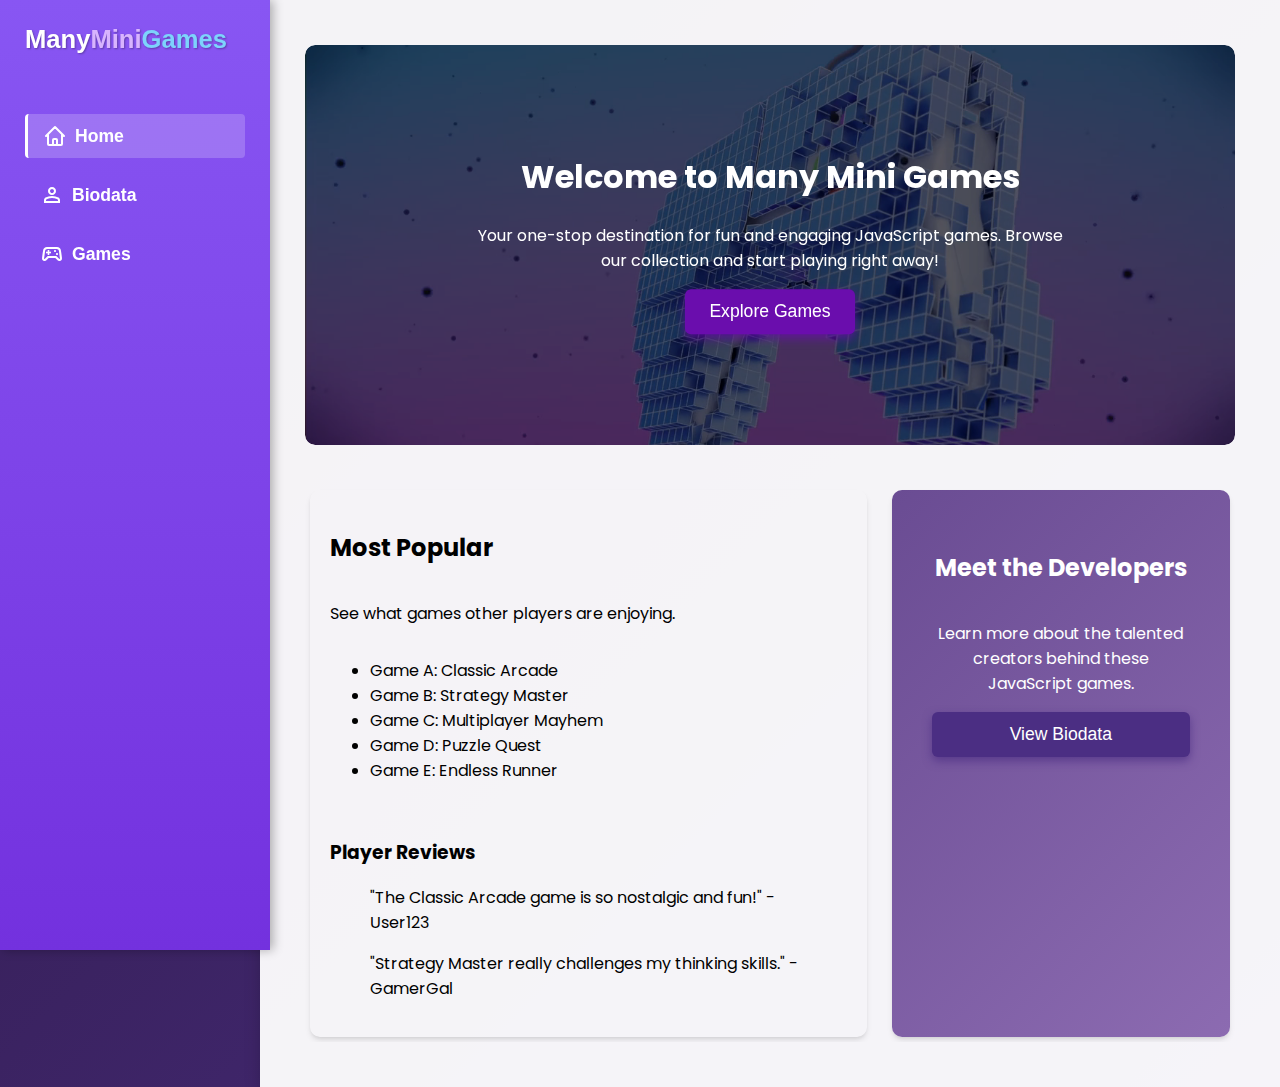
<file: index.html>
<!DOCTYPE html>
<html lang="en">
<head>
  <meta charset="UTF-8" />
  <meta name="viewport" content="width=device-width, initial-scale=1" />
  <title>ManyMiniGames.com</title>
  <link rel="stylesheet" href="style.css" />
  <link rel="stylesheet" href="https://fonts.googleapis.com/css2?family=Material+Symbols+Outlined:opsz,wght,FILL,GRAD@20..48,100..700,0..1,-50..200" />
  <script src="script.js" defer></script>
</head>
<body>
  <div class="sidebar" style="height: 100vh; display: flex; flex-direction: column; justify-content: space-between;">
    <div class="h2" style="padding-bottom: 20px;">
      <h2 style="color: white;">Many</h2>
      <h2 style="color: #d8b4fe;">Mini</h2>
      <h2 style="color: #7dd3fc;">Games</h2>
    </div>
    <ul style="list-style: none; padding: 0; margin: 0;">
      <li style="margin-bottom: 15px;">
        <a href="#" onclick="showSection('home')" id="home-link" style="display: flex; align-items: center; color: white; text-decoration: none; font-weight: 600; font-size: 1.1rem; cursor: pointer; transition: color 0.3s ease;">
          <svg xmlns="http://www.w3.org/2000/svg" class="h-5 w-5 mr-3" fill="none" viewBox="0 0 24 24" stroke="currentColor" style="margin-right: 8px; width: 24px; height: 24px;">
            <path stroke-linecap="round" stroke-linejoin="round" stroke-width="2" d="M3 12l2-2m0 0l7-7 7 7M5 10v10a1 1 0 001 1h3m10-11l2 2m-2-2v10a1 1 0 01-1 1h-3m-6 0a1 1 0 001-1v-4a1 1 0 011-1h2a1 1 0 011 1v4a1 1 0 001 1m-6 0h6"></path>
          </svg> Home
        </a>
      </li>
      <li style="margin-bottom: 15px;">
        <a href="#" onclick="showSection('biodata')" id="biodata-link" style="display: flex; align-items: center; color: white; text-decoration: none; font-weight: 600; font-size: 1.1rem; cursor: pointer; transition: color 0.3s ease;">
          <span class="material-symbols-outlined" style="margin-right: 8px;">person</span> Biodata
        </a>
      </li>
      <li style="margin-bottom: 15px;">
        <a href="#" onclick="showSection('games')" id="games-link" style="display: flex; align-items: center; color: white; text-decoration: none; font-weight: 600; font-size: 1.1rem; cursor: pointer; transition: color 0.3s ease;">
          <span class="material-symbols-outlined" style="margin-right: 8px;">sports_esports</span> Games
        </a>
      </li>
    </ul>
  </div>

  <div class="content">

    <div id="home" class="section">
      <div class="hero">
        <video autoplay muted loop id="hero-video" style="width: 100%; height: 400px; object-fit: cover; filter: brightness(50%); border-radius: 10px;">
          <source src="screenshots/37585-414024825_small.mp4" type="video/mp4" />
          Your browser does not support the video tag.
        </video>
        <div class="hero-text" style="position: absolute; top: 40%; left: 50%; transform: translate(-50%, -40%); color: white; z-index: 2; text-align: center; width: 80%;">
          <h1>Welcome to Many Mini Games</h1>
          <p>Your one-stop destination for fun and engaging JavaScript games. Browse our collection and start playing right away!</p>
          <button onclick="showSection('games')" id="explore-games">Explore Games</button>
          
        </div>
      </div>
      
      <div class="homeasyraf">
      <div id="home3" class="homediv" style="flex: 2;">
        <h2>Most Popular</h2>
        <p>See what games other players are enjoying.</p>
        <ul>
          <li>Game A: Classic Arcade</li>
          <li>Game B: Strategy Master</li>
          <li>Game C: Multiplayer Mayhem</li>
          <li>Game D: Puzzle Quest</li>
          <li>Game E: Endless Runner</li>
        </ul>
        <div style="margin-top: 20px;">
          <h3>Player Reviews</h3>
          <blockquote>"The Classic Arcade game is so nostalgic and fun!" - User123</blockquote>
          <blockquote>"Strategy Master really challenges my thinking skills." - GamerGal</blockquote>
        </div>
      </div>
      <div id="home2" class="homediv" style="background: linear-gradient(135deg, #6A4C93, #8C6BB1); color: white; text-align: center; padding: 40px; border-radius: 10px; flex: 1; margin-left: 20px;">
        <h2>Meet the Developers</h2>
        <p>Learn more about the talented creators behind these JavaScript games.</p>
        <button onclick="showSection('biodata')" style="background-color: #4B2E83; color: white; border: none; padding: 12px 24px; font-size: 1.1rem; border-radius: 6px; cursor: pointer; box-shadow: 0 4px 10px rgba(75, 46, 131, 0.7);">View Biodata</button>
      </div>
    </div>

    

    
  </div>

  <div id="biodata" class="section">
    <div class="bdiv" id="bdiv1">
      <h1>Biodata of JavaScript Creators</h1>
      <p>Here are some details about the creators of these JavaScript games:</p>
    </div>
    <div class="bul" id="bdiv2">
      <ul>
        <li>
          <strong>Dhikshen A/L Selvakumar</strong> 
          <div class="bimg">
            <img src="image-removebg-preview.png" alt="">
          </div>
          <p>Lead developer and game designer.</p>
        </li>
        <li>
          <strong>Ali Aiman bin Dzulfarqeish</strong> 
          <div class="bimg">
          <img src="FORMAL_PICTURE_ALI_2025_BARU-removebg-preview.png" alt="Ali Picture">
          </div>
          <p>Frontend engineer and UI/UX specialist.</p>
        </li>
      </ul>
    </div>
  </div>


  <div id="games" class="section">
      <h1>Games</h1>
      <p>Explore a collection of fun and interactive mini-games created using JavaScript!</p>
      <div class="horizontal-scroll" >
        <button onclick="loadGame('GAUNTLET')" style="margin-right: 10px; height: 40px;">Gauntlet Master</button>
        <button onclick="loadGame('FLAPPY')" style="margin-right: 10px; height: 40px;">Flappy Bird</button>
        <button onclick="loadGame('RPS')" style="margin-right: 10px; height: 40px;">Rock Paper Scissors</button>
        <button onclick="loadGame('SNAKE')" style="margin-right: 10px; height: 40px;">Snake Game</button>
        <button onclick="loadGame('TICTACTOE')" style="margin-right: 10px; height: 40px;">Tic Tac Toe</button>
        <button onclick="loadGame('ASTEROID')" style="margin-right: 10px; height: 40px;">Asteroid Shooter</button>
        <button onclick="loadGame('SIMON')" style="margin-right: 10px; height: 40px;">Simon Game</button>
        <button onclick="loadGame('BREAKER')" style="margin-right: 10px; height: 40px;">Brick Breaker</button>
        <button onclick="loadGame('BUBBLES')" style="margin-right: 10px; height: 40px;">Bubbles</button>
      </div>
      <div class="game-box">
        <div class="left-section">
          <h2 id="game-title">Game Title</h2>
          <p id="game-description">Game description goes here.</p>
        </div>
        <div class="right-section">
          <img id="game-screenshot" src="screenshots/flappyBirdSs.png" alt="Game Screenshot" />
          <a id="play-button" href="JsGames/JsGames/FLAPPY.html" class="play-button">Play</a>
        </div>
      </div>

      

  </div>

  
    
  <script src="script.js"></script>
</body>
</html>
</file>
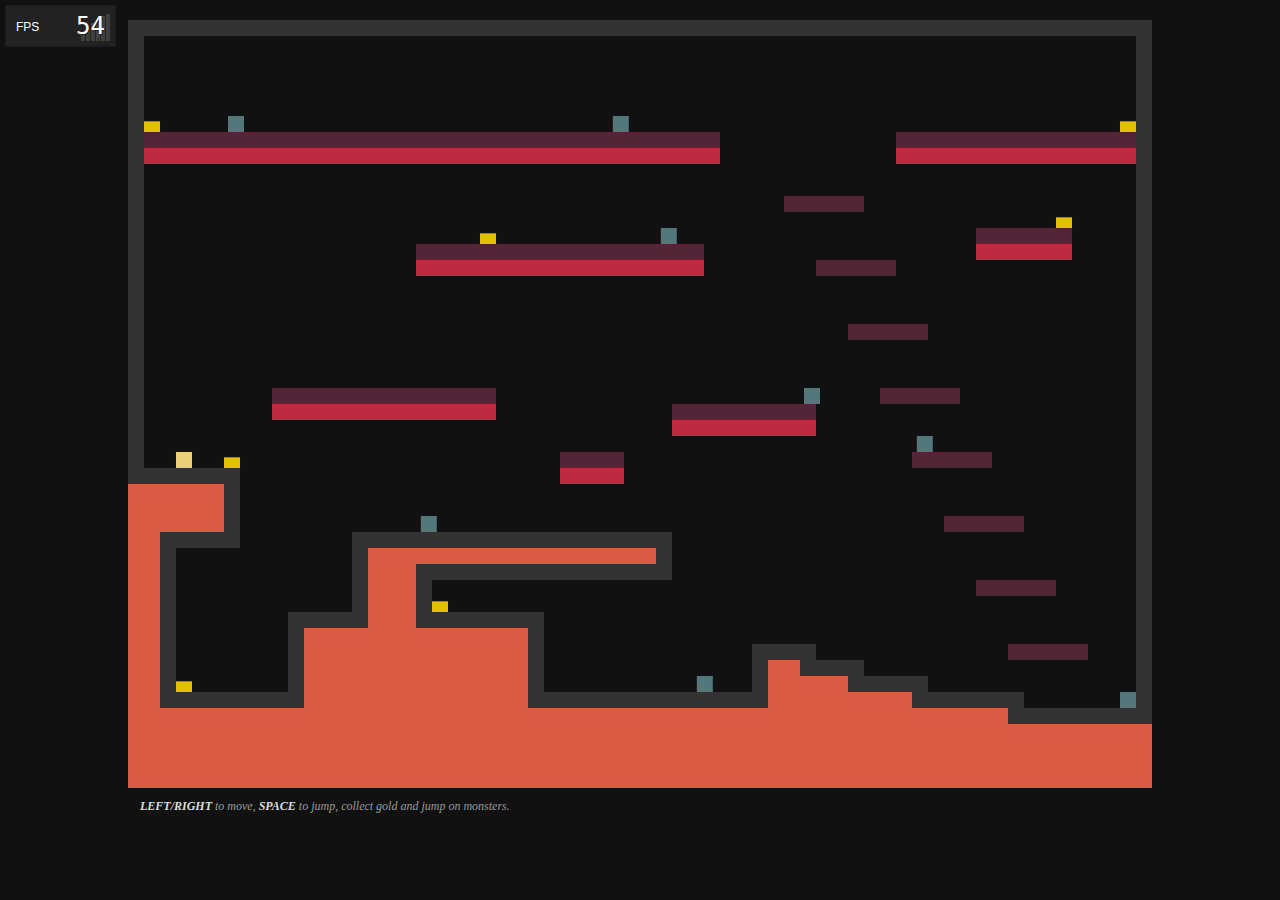
<file: JsGames/javascript-tiny-platformer-master/index.html>
<!DOCTYPE html>
<html>
<head>
  <meta http-equiv="X-UA-Compatible" content="IE=edge" />
  <meta http-equiv="Content-type" content="text/html; charset=utf-8"/>
  <title>Javascript Platformer</title>

  <style>
    body            { background: #111; }
    #platformer     { margin: 1em auto; position: relative; width: 512px; height: 384px; }
    #canvas         { display: inline-block; width: 100%; height: 100%; }
    #instructions   { font-style: italic; color: #999; font-size: 9pt; margin-left: 1em; margin-top: 0.5em; }
    #instructions b { color: #DDD; }
    @media screen and (min-width:     0px) and (min-height:    0px) { #platformer { width:  512px; height: 384px; font-size:  7pt; } } /* block = 16 */
    @media screen and (min-width:   840px) and (min-height:  530px) { #platformer { width:  640px; height: 480px; font-size:  9pt; } } /* block = 20 */
    @media screen and (min-width:   968px) and (min-height:  626px) { #platformer { width:  768px; height: 576px; font-size: 11pt; } } /* block = 24 */
    @media screen and (min-width:  1096px) and (min-height:  722px) { #platformer { width:  896px; height: 672px; font-size: 13pt; } } /* block = 28 */
    @media screen and (min-width:  1224px) and (min-height:  818px) { #platformer { width: 1024px; height: 768px; font-size: 15pt; } } /* block = 32 */
  </style>

</head>

<body>

  <div id="platformer">

    <canvas id="canvas">
      <div class="unsupported">
        Sorry, this example cannot be run because your browser does not support the &lt;canvas&gt; element
      </div>
    </canvas>

    <div id="instructions">
      <b>LEFT/RIGHT</b> to move, <b>SPACE</b> to jump, collect gold and jump on monsters.
    </div>

  </div>

  <script src="fpsmeter.min.js"></script>
  <script src="platformer.js"></script>

</body>
</html>
</file>
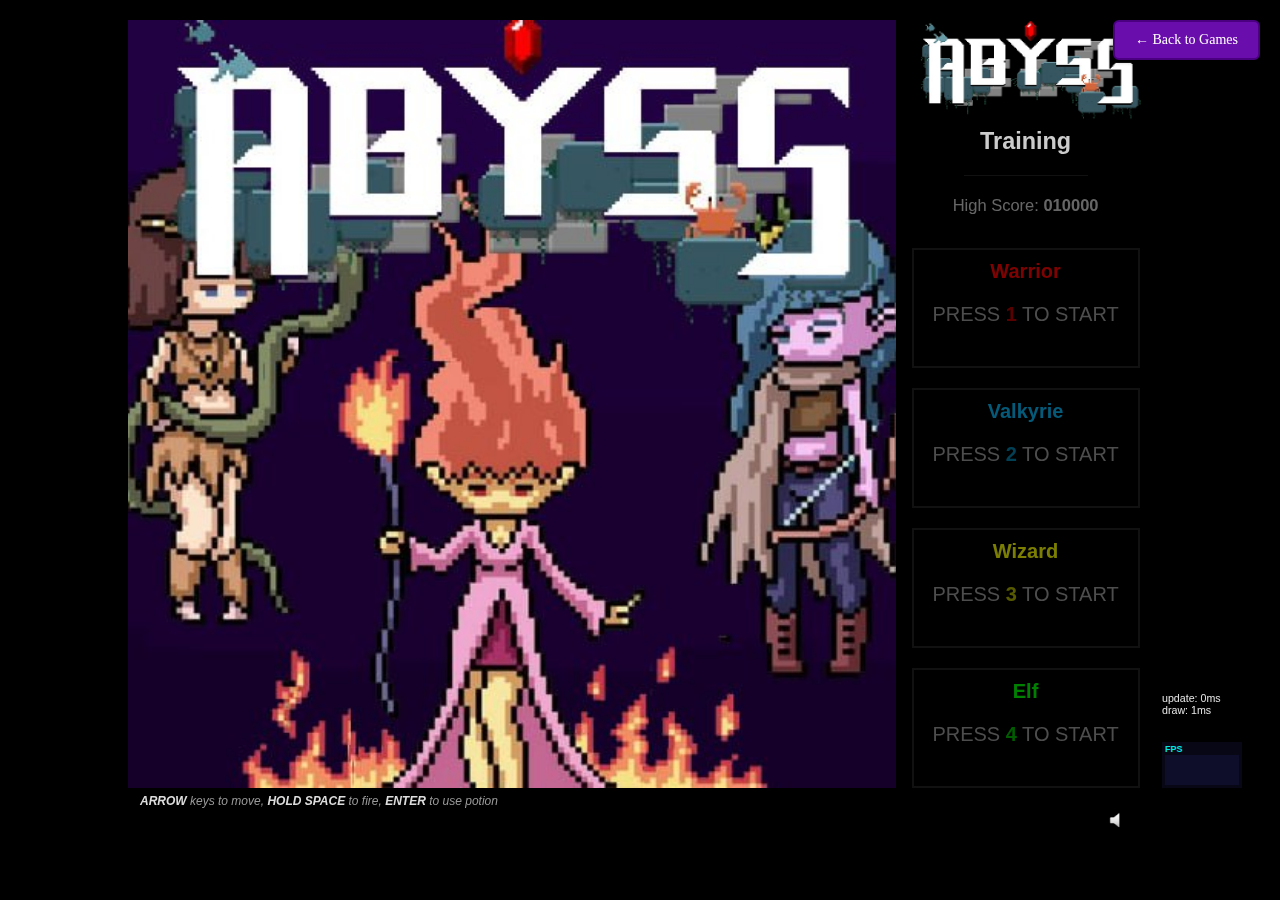
<file: JsGames/JsGames/javascript-gauntlet-master/javascript-gauntlet-master/index.html>
<!DOCTYPE html>
<html>
<head>
  <meta http-equiv="X-UA-Compatible" content="IE=edge" />
  <meta http-equiv="Content-type" content="text/html; charset=utf-8"/>
  <link href="css/normalize.css" media="screen, print" rel="stylesheet" type="text/css" />
  <link href="css/gauntlet.css"  media="screen, print" rel="stylesheet" type="text/css" />
  <title>Javascript Gauntlet</title>
</head>

<body>

  <div class="back-button-container" style="position: fixed; top: 20px; right: 20px; z-index: 1000;">
    <a href="../../../../index.html" class="back-button" style="display: inline-block; padding: 10px 20px; background: #6a0dad; color: white; text-decoration: none; font-family: 'Press Start 2P', cursive; font-size: 14px; border-radius: 6px; transition: all 0.2s ease; box-shadow: 0 2px 4px rgba(0,0,0,0.3); border: 2px solid #4b0082;">← Back to Games</a>
  </div>

  <div id="gauntlet">

    <img id="booting" src='images/booting.gif'>
    <img id="splash"  src='images/splash.jpg'>

    <canvas id="canvas">
      <div class="unsupported">
        Sorry, this example cannot be run because your browser does not support the <canvas> element
      </div>
    </canvas>

    <div id="help" style="display:none;"></div>

    <div id="scoreboard">

      <img id="logo" src="images/logo.png">

      <h3 class="level"> &nbsp; </h3>

      <hr>

      <div class="high">High Score: <span class='value'>000000</span></div>

      <div id='warrior' class='player'>
        <div class='name'>Warrior</div>
        <div class='score'><div class='label'>Score</div><div class='value'>000000</div></div>
        <div class='health'><div class='label'>Health</div><div class='value'>000</div></div>
        <div class='treasure'>
          <img class='key' src="images/key.png"><img class='key' src="images/key.png"><img class='key' src="images/key.png"><img class='key' src="images/key.png">
          <img class='potion' src="images/potion.png"><img class='potion' src="images/potion.png"><img class='potion' src="images/potion.png"><img class='potion' src="images/potion.png">
        </div>
        <div class='press'>PRESS <b>1</b> TO START</div>
        <div class='multi'>multiplayer coming soon</div>
      </div>

      <div id='valkyrie' class='player'>
        <div class='name'>Valkyrie</div>
        <div class='score'><div class='label'>Score</div><div class='value'>000000</div></div>
        <div class='health'><div class='label'>Health</div><div class='value'>000</div></div>
        <div class='treasure'>
          <img class='key' src="images/key.png"><img class='key' src="images/key.png"><img class='key' src="images/key.png"><img class='key' src="images/key.png">
          <img class='potion' src="images/potion.png"><img class='potion' src="images/potion.png"><img class='potion' src="images/potion.png"><img class='potion' src="images/potion.png">
        </div>
        <div class='press'>PRESS <b>2</b> TO START</div>
        <div class='multi'>multiplayer coming soon</div>
      </div>

      <div id='wizard' class='player'>
        <div class='name'>Wizard</div>
        <div class='score'><div class='label'>Score</div><div class='value'>000000</div></div>
        <div class='health'><div class='label'>Health</div><div class='value'>000</div></div>
        <div class='treasure'>
          <img class='key' src="images/key.png"><img class='key' src="images/key.png"><img class='key' src="images/key.png"><img class='key' src="images/key.png">
          <img class='potion' src="images/potion.png"><img class='potion' src="images/potion.png"><img class='potion' src="images/potion.png"><img class='potion' src="images/potion.png">
        </div>
        <div class='press'>PRESS <b>3</b> TO START</div>
        <div class='multi'>multiplayer coming soon</div>
      </div>

      <div id='elf' class='player'>
        <div class='name'>Elf</div>
        <div class='score'><div class='label'>Score</div><div class='value'>000000</span></div></div>
        <div class='health'><div class='label'>Health</div><div class='value'>000</div></div>
        <div class='treasure'>
          <img class='key' src="images/key.png"><img class='key' src="images/key.png"><img class='key' src="images/key.png"><img class='key' src="images/key.png">
          <img class='potion' src="images/potion.png"><img class='potion' src="images/potion.png"><img class='potion' src="images/potion.png"><img class='potion' src="images/potion.png">
        </div>
        <div class='press'>PRESS <b>4</b> TO START</div>
        <div class='multi'>multiplayer coming soon</div>
      </div>

      <div id='sound' class='on' title='toggle music and fx' style='display:none;'></div>

    </div>

    <div id='instructions'>
      <b>ARROW</b> keys to move, <b>HOLD SPACE</b> to fire, <b>ENTER</b> to use potion
    </div>

  </div>

  <script src="js/vendor.js"></script>
  <script src="js/game.js"></script>
  <script src="js/gauntlet.js"></script>
  <script>
    Game.run(Gauntlet);
  </script>

</body>
</html>
</file>
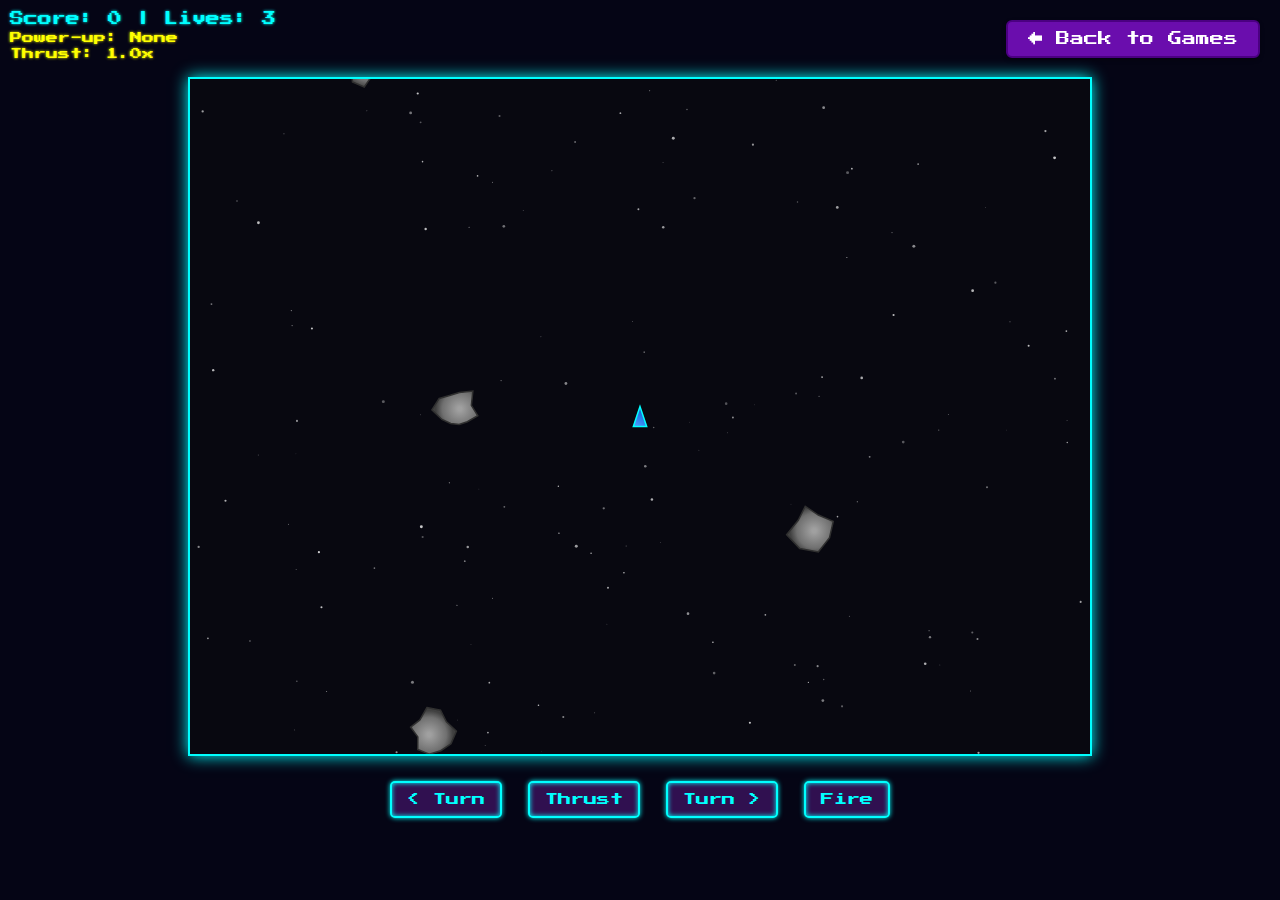
<file: JsGames/JsGames/ASTEROID.html>
<!DOCTYPE html>
<style>
  body {
    margin: 0;
    padding: 0;
    display: flex;
    flex-direction: column;
    justify-content: center;
    align-items: center;
    min-height: 100vh;
    background-color: #050515;
    font-family: 'Press Start 2P', cursive;
    color: #eee;
    overflow: hidden;
}

#gameCanvas {
    border: 2px solid #00ffff;
    display: block;
    max-width: 95vw;
    max-height: 75vh;
    box-shadow: 0 0 15px #00ffff;
    background-color: #080810;
}

#controls {
    margin-top: 20px;
    text-align: center;
}

#controls button {
    font-family: 'Press Start 2P', cursive;
    background-color: #301050;
    color: #00ffff;
    border: 2px solid #00ffff;
    padding: 10px 15px;
    margin: 5px;
    cursor: pointer;
    border-radius: 5px;
    box-shadow: 0 0 5px #00ffff inset, 0 0 5px #00ffff;
    transition: background-color 0.2s, box-shadow 0.2s;
}

#controls button:active, #controls button.active {
    background-color: #503070;
    box-shadow: 0 0 8px #00ffff inset, 0 0 8px #00ffff;
}

#gameInfoContainer {
     position: absolute;
     top: 10px;
     left: 10px;
     font-size: 14px;
     color: #00ffff;
     text-shadow: 0 0 3px #00ffff;
     line-height: 1.4;
     z-index: 5;
 }

#powerUpInfo, #thrustInfo {
    font-size: 12px;
    color: #ffff00;
    text-shadow: 0 0 3px #ffff00;
}


#messageArea {
    position: absolute;
    top: 50%;
    left: 50%;
    transform: translate(-50%, -50%);
    font-size: 24px;
    color: #ffffff;
    text-align: center;
    display: none;
    background-color: rgba(10, 10, 30, 0.8);
    padding: 20px;
    border: 2px solid #ffffff;
    border-radius: 10px;
    z-index: 10;
    text-shadow: 0 0 5px #ffffff;
}
</style>
<html lang="en">
  <head>
    <meta charset="UTF-8" />
    <meta name="viewport" content="width=device-width, initial-scale=1.0" />
    <title>Asteroids Game</title>
    <link
      href="https://fonts.googleapis.com/css2?family=Press+Start+2P&display=swap"
      rel="stylesheet"
    />
 
  </head>
  <body>
    <div id="gameInfoContainer">  
      <div id="scoreLivesInfo">
        Score: <span id="score">0</span> | Lives: <span id="lives">3</span>
      </div>
      <div id="powerUpInfo">Power-up: <span id="powerUpStatus">None</span></div>
      <div id="thrustInfo">Thrust: <span id="thrustLevel">1.0</span>x</div>
    </div>

    <canvas id="gameCanvas"></canvas>

    <div id="controls">
      <button id="leftBtn">< Turn</button>
      <button id="thrustBtn">Thrust</button>
      <button id="rightBtn">Turn ></button>
      <button id="fireBtn">Fire</button>
      <button id="restartBtn" style="display: none">Restart</button>
    </div>

    <div id="messageArea">
      <p id="messageText"></p>
    </div>
    <script>
      // --- Game Setup ---
const canvas = document.getElementById('gameCanvas');
const ctx = canvas.getContext('2d');
const scoreEl = document.getElementById('score');
const livesEl = document.getElementById('lives');
const messageArea = document.getElementById('messageArea');
const messageText = document.getElementById('messageText');
const restartBtn = document.getElementById('restartBtn');
const powerUpStatusEl = document.getElementById('powerUpStatus');
const thrustLevelEl = document.getElementById('thrustLevel');

// Buttons
const leftBtn = document.getElementById('leftBtn');
const rightBtn = document.getElementById('rightBtn');
const thrustBtn = document.getElementById('thrustBtn');
const fireBtn = document.getElementById('fireBtn');

let canvasWidth, canvasHeight;
let ASTEROID_NUM_START = 4;
// Game Constants
const SHIP_SIZE = 20;
const SHIP_TURN_SPEED = 0.1;
const BASE_SHIP_THRUST = 0.1;
const FRICTION = 0.99;
const BULLET_SPEED = 5;
const BULLET_LIFETIME = 60;
const ASTEROID_SPEED = 1;
const ASTEROID_SIZE_LARGE = 40;
const ASTEROID_SIZE_MEDIUM = 20;
const ASTEROID_SIZE_SMALL = 10;
const ASTEROID_POINTS_LARGE = 20;
const ASTEROID_POINTS_MEDIUM = 50;
const ASTEROID_POINTS_SMALL = 100;
const SHIP_INVINCIBILITY_FRAMES = 180;
const FPS = 60;
const POWERUP_CHANCE = 0.15;
const POWERUP_LIFETIME = 480;
const POWERUP_EFFECT_DURATION = 600;
const BASE_FIRE_DELAY = 15;
const RAPID_FIRE_DELAY = 5;
const MIN_THRUST_MULTIPLIER = 0.5;
const MAX_THRUST_MULTIPLIER = 2.0;
const THRUST_ADJUST_STEP = 0.1;
const NUM_STARS = 150; // Number of stars for the background

const PowerUpType = {
  SHIELD: 'shield',
  RAPID_FIRE: 'rapid_fire',
  SPREAD_SHOT: 'spread_shot',
};

// Game State Variables
let ship;
let bullets = [];
let asteroids = [];
let powerUps = [];
let stars = []; // Array for starfield background
let score = 0;
let lives = 3;
let keys = {
  left: false,
  right: false,
  up: false,
  space: false,
  minus: false,
  equal: false,
};
let isGameOver = false;
let shipInvincibleFrames = 0;
let gameLoopTimeout;
let timeSinceLastShot = 0;
let currentFireDelay = BASE_FIRE_DELAY;
let activePowerUp = null;
let powerUpTimer = 0;
let thrustMultiplier = 1.0;

// --- Classes ---

class Ship {
  constructor(x, y) {
    this.x = x;
    this.y = y;
    this.angle = -Math.PI / 2;
    this.vel = { x: 0, y: 0 };
    this.radius = SHIP_SIZE / 2;
    this.isThrusting = false;
    this.shieldActive = false;
    this.boosterFlameLength = 0;
  }
  rotate(direction) {
    this.angle += SHIP_TURN_SPEED * direction;
  }
  thrust() {
    const currentThrust = BASE_SHIP_THRUST * thrustMultiplier;
    this.vel.x += currentThrust * Math.cos(this.angle);
    this.vel.y += currentThrust * Math.sin(this.angle);
    this.isThrusting = true;
  }
  update() {
    this.vel.x *= FRICTION;
    this.vel.y *= FRICTION;
    this.x += this.vel.x;
    this.y += this.vel.y;
    // Screen wrapping
    if (this.x < -this.radius) this.x = canvasWidth + this.radius;
    if (this.x > canvasWidth + this.radius) this.x = -this.radius;
    if (this.y < -this.radius) this.y = canvasHeight + this.radius;
    if (this.y > canvasHeight + this.radius) this.y = -this.radius;
    // Update booster flame animation
    if (this.isThrusting)
      this.boosterFlameLength = Math.min(
        this.boosterFlameLength + 2,
        SHIP_SIZE * 1.0
      ); // Slightly longer max flame
    else this.boosterFlameLength = Math.max(this.boosterFlameLength - 1, 0);
    this.isThrusting = false;
    // Timers
    if (shipInvincibleFrames > 0) shipInvincibleFrames--;
    if (powerUpTimer > 0) {
      powerUpTimer--;
      if (powerUpTimer <= 0) this.deactivatePowerUp();
    }
    if (timeSinceLastShot < currentFireDelay) timeSinceLastShot++;
  }
  draw() {
    if (shipInvincibleFrames > 0 && Math.floor(Date.now() / 100) % 2 === 0)
      return;
    ctx.save();
    ctx.translate(this.x, this.y);
    ctx.rotate(this.angle);

    // Draw enhanced booster flame if length > 0
    if (this.boosterFlameLength > 0) {
      const flicker = Math.random() * 0.2 + 0.9; // 0.9 to 1.1
      const flameLen = this.boosterFlameLength * flicker;

      // Use radial gradients for a hotter core effect
      const gradOuter = ctx.createRadialGradient(
        -SHIP_SIZE / 2,
        0,
        flameLen * 0.1,
        -SHIP_SIZE / 2,
        0,
        flameLen * 0.7
      );
      gradOuter.addColorStop(0, 'rgba(255, 150, 0, 0.8)'); // Orange center
      gradOuter.addColorStop(1, 'rgba(255, 0, 0, 0.3)'); // Red outer, more transparent

      const gradInner = ctx.createRadialGradient(
        -SHIP_SIZE / 2,
        0,
        flameLen * 0.05,
        -SHIP_SIZE / 2,
        0,
        flameLen * 0.4
      );
      gradInner.addColorStop(0, 'rgba(255, 255, 200, 1)'); // Bright yellow/white core
      gradInner.addColorStop(1, 'rgba(255, 200, 0, 0.7)'); // Yellow outer

      // Outer flame shape
      ctx.beginPath();
      ctx.moveTo(-SHIP_SIZE / 2.5, SHIP_SIZE / 4);
      ctx.lineTo(-SHIP_SIZE / 2 - flameLen, 0);
      ctx.lineTo(-SHIP_SIZE / 2.5, -SHIP_SIZE / 4);
      ctx.closePath();
      ctx.fillStyle = gradOuter;
      ctx.fill();

      // Inner flame shape
      ctx.beginPath();
      ctx.moveTo(-SHIP_SIZE / 2.5, SHIP_SIZE / 6);
      ctx.lineTo(-SHIP_SIZE / 2 - flameLen * 0.8, 0); // Slightly shorter inner
      ctx.lineTo(-SHIP_SIZE / 2.5, -SHIP_SIZE / 6);
      ctx.closePath();
      ctx.fillStyle = gradInner;
      ctx.fill();
    }

    // Draw main ship body with gradient for depth
    const shipGrad = ctx.createLinearGradient(
      -SHIP_SIZE / 2,
      -SHIP_SIZE / 3,
      SHIP_SIZE / 2,
      SHIP_SIZE / 3
    );
    shipGrad.addColorStop(0, '#50a0ff'); // Lighter cyan/blue highlight
    shipGrad.addColorStop(1, '#0050cc'); // Darker cyan/blue shadow

    ctx.beginPath();
    ctx.moveTo(SHIP_SIZE / 2, 0); // Nose
    ctx.lineTo(-SHIP_SIZE / 2, -SHIP_SIZE / 3); // Rear left
    ctx.lineTo(-SHIP_SIZE / 2, SHIP_SIZE / 3); // Rear right
    ctx.closePath();
    ctx.fillStyle = shipGrad; // Apply gradient fill
    ctx.strokeStyle = '#00ffff'; // Keep cyan outline
    ctx.lineWidth = 1.5; // Slightly thinner outline
    ctx.fill();
    ctx.stroke();

    ctx.restore();

    // Draw shield if active
    if (this.shieldActive) {
      const shieldGrad = ctx.createRadialGradient(
        this.x,
        this.y,
        this.radius,
        this.x,
        this.y,
        this.radius + 5
      );
      shieldGrad.addColorStop(0, 'rgba(0, 180, 255, 0.1)');
      shieldGrad.addColorStop(1, 'rgba(0, 220, 255, 0.7)');
      ctx.beginPath();
      ctx.arc(this.x, this.y, this.radius + 5, 0, Math.PI * 2);
      ctx.strokeStyle = shieldGrad; // Use gradient for stroke
      ctx.lineWidth = 3; // Thicker shield
      ctx.stroke();
    }
  }
  tryShoot() {
    if (timeSinceLastShot >= currentFireDelay) {
      this.shoot();
      timeSinceLastShot = 0;
    }
  }
  shoot() {
    const noseX = this.x + (SHIP_SIZE / 2) * Math.cos(this.angle);
    const noseY = this.y + (SHIP_SIZE / 2) * Math.sin(this.angle);
    if (activePowerUp === PowerUpType.SPREAD_SHOT) {
      const spreadAngle = 0.25;
      bullets.push(
        new Bullet(
          noseX,
          noseY,
          BULLET_SPEED * Math.cos(this.angle),
          BULLET_SPEED * Math.sin(this.angle)
        )
      );
      bullets.push(
        new Bullet(
          noseX,
          noseY,
          BULLET_SPEED * Math.cos(this.angle - spreadAngle),
          BULLET_SPEED * Math.sin(this.angle - spreadAngle)
        )
      );
      bullets.push(
        new Bullet(
          noseX,
          noseY,
          BULLET_SPEED * Math.cos(this.angle + spreadAngle),
          BULLET_SPEED * Math.sin(this.angle + spreadAngle)
        )
      );
    } else {
      bullets.push(
        new Bullet(
          noseX,
          noseY,
          BULLET_SPEED * Math.cos(this.angle),
          BULLET_SPEED * Math.sin(this.angle)
        )
      );
    }
  }
  reset() {
    this.x = canvasWidth / 2;
    this.y = canvasHeight / 2;
    this.vel = { x: 0, y: 0 };
    this.angle = -Math.PI / 2;
    shipInvincibleFrames = SHIP_INVINCIBILITY_FRAMES;
    this.deactivatePowerUp();
  }
  activatePowerUp(type) {
    this.deactivatePowerUp();
    activePowerUp = type;
    powerUpTimer = POWERUP_EFFECT_DURATION;
    switch (type) {
      case PowerUpType.SHIELD:
        this.shieldActive = true;
        powerUpStatusEl.textContent = 'Shield Active!';
        break;
      case PowerUpType.RAPID_FIRE:
        currentFireDelay = RAPID_FIRE_DELAY;
        powerUpStatusEl.textContent = 'Rapid Fire!';
        break;
      case PowerUpType.SPREAD_SHOT:
        powerUpStatusEl.textContent = 'Spread Shot!';
        break;
    }
  }
  deactivatePowerUp() {
    if (!activePowerUp) return;
    switch (activePowerUp) {
      case PowerUpType.SHIELD:
        this.shieldActive = false;
        break;
      case PowerUpType.RAPID_FIRE:
        currentFireDelay = BASE_FIRE_DELAY;
        break;
      case PowerUpType.SPREAD_SHOT:
        break;
    }
    activePowerUp = null;
    powerUpTimer = 0;
    powerUpStatusEl.textContent = 'None';
  }
}

class Bullet {
  constructor(x, y, velX, velY) {
    this.x = x;
    this.y = y;
    this.vel = { x: velX, y: velY };
    this.radius = 3;
    this.lifetime = BULLET_LIFETIME;
  }
  update() {
    this.x += this.vel.x;
    this.y += this.vel.y;
    this.lifetime--;
  }
  draw() {
    // Use radial gradient for hotter core
    const grad = ctx.createRadialGradient(
      this.x,
      this.y,
      0,
      this.x,
      this.y,
      this.radius
    );
    grad.addColorStop(0, 'rgba(255, 255, 255, 1)'); // White hot center
    grad.addColorStop(0.5, 'rgba(255, 255, 0, 1)'); // Yellow mid
    grad.addColorStop(1, 'rgba(255, 200, 0, 0.5)'); // Orange transparent edge

    ctx.fillStyle = grad;
    ctx.beginPath();
    ctx.arc(this.x, this.y, this.radius * 1.2, 0, Math.PI * 2); // Slightly larger arc for gradient effect
    ctx.fill();

    // Optional: Add a subtle glow effect (can impact performance)
    // ctx.shadowColor = '#ffff00';
    // ctx.shadowBlur = 6;
    // ctx.fill();
    // ctx.shadowColor = 'transparent';
    // ctx.shadowBlur = 0;
  }
}

class Asteroid {
  constructor(x, y, size, velX, velY) {
    this.x = x;
    this.y = y;
    this.size = size;
    this.radius = size / 2;
    this.vel = { x: velX, y: velY };
    this.angle = Math.random() * Math.PI * 2;
    this.rotationSpeed = (Math.random() - 0.5) * 0.02;
    this.vertices = this.createVertices();
    // Store gradient offset for varied lighting
    this.gradientOffset = {
      x: (Math.random() - 0.5) * this.radius * 0.5,
      y: (Math.random() - 0.5) * this.radius * 0.5,
    };
  }
  createVertices() {
    const numVertices = 8 + Math.floor(Math.random() * 5);
    const vertices = [];
    for (let i = 0; i < numVertices; i++) {
      const angle = (i / numVertices) * Math.PI * 2;
      const radius = this.radius * (0.7 + Math.random() * 0.6); // More variation for rougher look
      vertices.push({
        x: radius * Math.cos(angle),
        y: radius * Math.sin(angle),
      });
    }
    return vertices;
  }
  update() {
    this.x += this.vel.x;
    this.y += this.vel.y;
    this.angle += this.rotationSpeed;
    // Screen wrapping
    if (this.x < -this.radius) this.x = canvasWidth + this.radius;
    if (this.x > canvasWidth + this.radius) this.x = -this.radius;
    if (this.y < -this.radius) this.y = canvasHeight + this.radius;
    if (this.y > canvasHeight + this.radius) this.y = -this.radius;
  }
  draw() {
    ctx.save();
    ctx.translate(this.x, this.y);
    ctx.rotate(this.angle);

    // Create radial gradient for rocky texture/shading
    // Offset the gradient center slightly for a non-uniform lighting effect
    const gradX = this.gradientOffset.x;
    const gradY = this.gradientOffset.y;
    const grad = ctx.createRadialGradient(
      gradX,
      gradY,
      this.radius * 0.1,
      gradX,
      gradY,
      this.radius * 1.2
    );
    grad.addColorStop(0, '#A0A0A0'); // Lighter grey highlight
    grad.addColorStop(0.7, '#707070'); // Mid grey
    grad.addColorStop(1, '#404040'); // Darker grey shadow

    ctx.beginPath();
    ctx.moveTo(this.vertices[0].x, this.vertices[0].y);
    for (let i = 1; i < this.vertices.length; i++) {
      ctx.lineTo(this.vertices[i].x, this.vertices[i].y);
    }
    ctx.closePath();

    ctx.fillStyle = grad; // Fill with gradient
    ctx.strokeStyle = '#303030'; // Darker outline
    ctx.lineWidth = 1.5;
    ctx.fill(); // Fill first
    ctx.stroke(); // Then draw outline

    ctx.restore();
  }
}

class PowerUp {
  constructor(x, y, type) {
    this.x = x;
    this.y = y;
    this.type = type;
    this.radius = 8;
    this.lifetime = POWERUP_LIFETIME;
    this.pulsePhase = 0;
  }
  update() {
    this.lifetime--;
    this.pulsePhase += 0.1;
  }
  draw() {
    ctx.save();
    ctx.translate(this.x, this.y);
    const scale = 1 + Math.sin(this.pulsePhase) * 0.15;
    ctx.scale(scale, scale);

    let baseColor, lightColor, darkColor, symbol;
    switch (this.type) {
      case PowerUpType.SHIELD:
        baseColor = '0, 180, 255';
        lightColor = '150, 220, 255';
        darkColor = '0, 100, 180';
        symbol = 'S';
        break;
      case PowerUpType.RAPID_FIRE:
        baseColor = '0, 255, 100';
        lightColor = '150, 255, 180';
        darkColor = '0, 180, 80';
        symbol = 'R';
        break;
      case PowerUpType.SPREAD_SHOT:
        baseColor = '255, 150, 0';
        lightColor = '255, 200, 100';
        darkColor = '200, 100, 0';
        symbol = 'W';
        break;
      default:
        baseColor = '200, 200, 200';
        lightColor = '255, 255, 255';
        darkColor = '150, 150, 150';
        symbol = '?';
    }

    // Gradient fill for powerup orb
    const grad = ctx.createRadialGradient(
      0,
      -this.radius * 0.3,
      this.radius * 0.1,
      0,
      0,
      this.radius
    );
    grad.addColorStop(0, `rgba(${lightColor}, 0.9)`); // Highlight
    grad.addColorStop(0.7, `rgba(${baseColor}, 0.8)`); // Base color
    grad.addColorStop(1, `rgba(${darkColor}, 0.7)`); // Shadow

    ctx.beginPath();
    ctx.arc(0, 0, this.radius, 0, Math.PI * 2);
    ctx.fillStyle = grad;
    ctx.fill();
    // Optional subtle outline
    // ctx.strokeStyle = `rgba(${darkColor}, 0.9)`;
    // ctx.lineWidth = 1;
    // ctx.stroke();

    // Draw letter inside
    ctx.fillStyle = 'white';
    ctx.shadowColor = 'black'; // Shadow for better readability
    ctx.shadowBlur = 3;
    ctx.font = `${this.radius * 1.2}px 'Press Start 2P'`;
    ctx.textAlign = 'center';
    ctx.textBaseline = 'middle';
    ctx.fillText(symbol, 0, 1);

    ctx.restore();
  }
}

// --- Game Functions ---

// Create the starfield background
function createStars() {
  stars = []; // Clear existing stars
  for (let i = 0; i < NUM_STARS; i++) {
    stars.push({
      x: Math.random() * canvasWidth,
      y: Math.random() * canvasHeight,
      radius: Math.random() * 1.2 + 0.3, // Varying star sizes (0.3 to 1.5)
      alpha: Math.random() * 0.5 + 0.3, // Varying brightness (0.3 to 0.8)
    });
  }
}

// Draw the starfield background
function drawStars() {
  ctx.save();
  ctx.fillStyle = '#080810'; // Very dark background color
  ctx.fillRect(0, 0, canvasWidth, canvasHeight);
  stars.forEach((star) => {
    ctx.beginPath();
    ctx.arc(star.x, star.y, star.radius, 0, Math.PI * 2);
    ctx.fillStyle = `rgba(255, 255, 255, ${star.alpha})`; // White stars with varying alpha
    ctx.fill();
  });
  ctx.restore();
}

function resizeCanvas() {
  const maxWidth = window.innerWidth * 0.95;
  const maxHeight = window.innerHeight * 0.75;
  let width = maxWidth;
  let height = width * (3 / 4);
  if (height > maxHeight) {
    height = maxHeight;
    width = height * (4 / 3);
  }
  canvas.width = width;
  canvas.height = height;
  canvasWidth = canvas.width;
  canvasHeight = canvas.height;
  createStars(); // Recreate stars when canvas resizes
}

function initGame() {
  isGameOver = false;
  score = 0;
  lives = 3;
  shipInvincibleFrames = 0;
  timeSinceLastShot = BASE_FIRE_DELAY;
  thrustMultiplier = 1.0;
  ship = new Ship(canvasWidth / 2, canvasHeight / 2);
  ship.deactivatePowerUp();
  createStars(); // Create stars on initial load
  updateUI();
  messageArea.style.display = 'none';
  restartBtn.style.display = 'none';
  bullets = [];
  asteroids = [];
  powerUps = [];
  createAsteroids(ASTEROID_NUM_START, null, ASTEROID_SIZE_LARGE);
  clearTimeout(gameLoopTimeout);
  gameLoop();
}

function createAsteroids(
  count,
  sourceAsteroid = null,
  size = ASTEROID_SIZE_LARGE
) {
  for (let i = 0; i < count; i++) {
    let x, y, velX, velY;
    if (sourceAsteroid) {
      x = sourceAsteroid.x;
      y = sourceAsteroid.y;
      const angle = Math.random() * Math.PI * 2;
      velX = (Math.random() * ASTEROID_SPEED * 1.5 + 0.5) * Math.cos(angle);
      velY = (Math.random() * ASTEROID_SPEED * 1.5 + 0.5) * Math.sin(angle);
    } else {
      do {
        x = Math.random() * canvasWidth;
        y = Math.random() * canvasHeight;
      } while (
        ship &&
        distanceBetweenPoints(x, y, ship.x, ship.y) <
          ASTEROID_SIZE_LARGE * 3 + ship.radius
      );
      velX = (Math.random() - 0.5) * ASTEROID_SPEED * 2;
      velY = (Math.random() - 0.5) * ASTEROID_SPEED * 2;
    }
    asteroids.push(new Asteroid(x, y, size, velX, velY));
  }
}

function trySpawnPowerUp(x, y) {
  if (Math.random() < POWERUP_CHANCE) {
    const types = Object.values(PowerUpType);
    const randomType = types[Math.floor(Math.random() * types.length)];
    powerUps.push(new PowerUp(x, y, randomType));
  }
}

function distanceBetweenPoints(x1, y1, x2, y2) {
  return Math.sqrt(Math.pow(x2 - x1, 2) + Math.pow(y2 - y1, 2));
}

function checkCollisions() {
  // Bullet vs Asteroid
  for (let i = bullets.length - 1; i >= 0; i--) {
    const bullet = bullets[i];
    for (let j = asteroids.length - 1; j >= 0; j--) {
      const asteroid = asteroids[j];
      if (
        distanceBetweenPoints(bullet.x, bullet.y, asteroid.x, asteroid.y) <
        asteroid.radius + bullet.radius
      ) {
        bullets.splice(i, 1);
        splitAsteroid(asteroid, j);
        break;
      }
    }
  }
  // Ship vs Asteroid
  if (shipInvincibleFrames <= 0) {
    for (let i = asteroids.length - 1; i >= 0; i--) {
      const asteroid = asteroids[i];
      if (
        distanceBetweenPoints(ship.x, ship.y, asteroid.x, asteroid.y) <
        asteroid.radius + ship.radius * 0.8
      ) {
        if (ship.shieldActive) {
          splitAsteroid(asteroid, i);
          ship.deactivatePowerUp();
        } else {
          loseLife();
        }
        break;
      }
    }
  }
  // Ship vs PowerUp
  for (let i = powerUps.length - 1; i >= 0; i--) {
    const powerUp = powerUps[i];
    if (
      distanceBetweenPoints(ship.x, ship.y, powerUp.x, powerUp.y) <
      ship.radius + powerUp.radius
    ) {
      ship.activatePowerUp(powerUp.type);
      powerUps.splice(i, 1);
      break;
    }
  }
}

function splitAsteroid(asteroid, index) {
  const asteroidX = asteroid.x;
  const asteroidY = asteroid.y;
  if (asteroid.size === ASTEROID_SIZE_LARGE) {
    score += ASTEROID_POINTS_LARGE;
    createAsteroids(2, asteroid, ASTEROID_SIZE_MEDIUM);
  } else if (asteroid.size === ASTEROID_SIZE_MEDIUM) {
    score += ASTEROID_POINTS_MEDIUM;
    createAsteroids(2, asteroid, ASTEROID_SIZE_SMALL);
  } else {
    score += ASTEROID_POINTS_SMALL;
  }
  asteroids.splice(index, 1);
  updateUI();
  trySpawnPowerUp(asteroidX, asteroidY);
  if (asteroids.length === 0 && !isGameOver) levelUp();
}

function loseLife() {
  lives--;
  updateUI();
  if (lives <= 0) gameOver();
  else ship.reset();
}

function gameOver() {
  isGameOver = true;
  ship.deactivatePowerUp();
  messageText.textContent = `GAME OVER! Score: ${score}`;
  messageArea.style.display = 'block';
  restartBtn.style.display = 'inline-block';
  clearTimeout(gameLoopTimeout);
}

function levelUp() {
  clearTimeout(gameLoopTimeout);
  ASTEROID_NUM_START++;
  messageText.textContent = `LEVEL CLEAR! Next wave...`;
  messageArea.style.display = 'block';
  ship.reset();
  setTimeout(() => {
    messageArea.style.display = 'none';
    createAsteroids(ASTEROID_NUM_START, null, ASTEROID_SIZE_LARGE);
    if (!isGameOver) gameLoop();
  }, 2000);
}

function adjustThrust(direction) {
  if (direction > 0)
    thrustMultiplier = Math.min(
      MAX_THRUST_MULTIPLIER,
      thrustMultiplier + THRUST_ADJUST_STEP
    );
  else
    thrustMultiplier = Math.max(
      MIN_THRUST_MULTIPLIER,
      thrustMultiplier - THRUST_ADJUST_STEP
    );
  updateUI();
}

function updateUI() {
  scoreEl.textContent = score;
  livesEl.textContent = lives;
  thrustLevelEl.textContent = thrustMultiplier.toFixed(1);
}

function gameLoop() {
  if (isGameOver) return;

  // --- Handle Input ---
  if (keys.left) ship.rotate(-1);
  if (keys.right) ship.rotate(1);
  if (keys.up) ship.thrust();
  if (keys.space) ship.tryShoot();
  if (keys.minus) {
    adjustThrust(-1);
    keys.minus = false;
  }
  if (keys.equal) {
    adjustThrust(1);
    keys.equal = false;
  }

  // --- Update ---
  ship.update();
  bullets.forEach((bullet, index) => {
    bullet.update();
    if (
      bullet.lifetime <= 0 ||
      bullet.x < 0 ||
      bullet.x > canvasWidth ||
      bullet.y < 0 ||
      bullet.y > canvasHeight
    )
      bullets.splice(index, 1);
  });
  asteroids.forEach((asteroid) => asteroid.update());
  powerUps.forEach((powerUp, index) => {
    powerUp.update();
    if (powerUp.lifetime <= 0) powerUps.splice(index, 1);
  });

  // --- Check Collisions ---
  checkCollisions();

  // --- Draw ---
  // Draw background first
  drawStars();

  // Draw game objects
  ship.draw();
  bullets.forEach((bullet) => bullet.draw());
  asteroids.forEach((asteroid) => asteroid.draw());
  powerUps.forEach((powerUp) => powerUp.draw());

  // --- Loop ---
  gameLoopTimeout = setTimeout(gameLoop, 1000 / FPS);
}

// --- Event Listeners ---
document.addEventListener('keydown', (e) => {
  if (isGameOver) return;
  let buttonToActivate = null;
  let handled = true;
  switch (e.code) {
    case 'ArrowLeft':
    case 'KeyA':
      keys.left = true;
      buttonToActivate = leftBtn;
      break;
    case 'ArrowRight':
    case 'KeyD':
      keys.right = true;
      buttonToActivate = rightBtn;
      break;
    case 'ArrowUp':
    case 'KeyW':
      keys.up = true;
      buttonToActivate = thrustBtn;
      break;
    case 'Space':
      keys.space = true;
      buttonToActivate = fireBtn;
      break;
    case 'Minus':
      keys.minus = true;
      break;
    case 'Equal':
      keys.equal = true;
      break;
    default:
      handled = false;
  }
  if (buttonToActivate) buttonToActivate.classList.add('active');
  if (handled) e.preventDefault();
});

document.addEventListener('keyup', (e) => {
  let buttonToDeactivate = null;
  switch (e.code) {
    case 'ArrowLeft':
    case 'KeyA':
      keys.left = false;
      buttonToDeactivate = leftBtn;
      break;
    case 'ArrowRight':
    case 'KeyD':
      keys.right = false;
      buttonToDeactivate = rightBtn;
      break;
    case 'ArrowUp':
    case 'KeyW':
      keys.up = false;
      buttonToDeactivate = thrustBtn;
      break;
    case 'Space':
      keys.space = false;
      buttonToDeactivate = fireBtn;
      break;
  }
  if (buttonToDeactivate) buttonToDeactivate.classList.remove('active');
});

// Button Input Listeners
function handleButtonDown(key, btn) {
  keys[key] = true;
  btn.classList.add('active');
  if (key === 'space') ship.tryShoot();
}
function handleButtonUp(key, btn) {
  keys[key] = false;
  btn.classList.remove('active');
}

leftBtn.addEventListener('mousedown', () => handleButtonDown('left', leftBtn));
leftBtn.addEventListener('mouseup', () => handleButtonUp('left', leftBtn));
leftBtn.addEventListener('mouseleave', () => handleButtonUp('left', leftBtn));
leftBtn.addEventListener('touchstart', (e) => {
  e.preventDefault();
  handleButtonDown('left', leftBtn);
});
leftBtn.addEventListener('touchend', () => handleButtonUp('left', leftBtn));

rightBtn.addEventListener('mousedown', () =>
  handleButtonDown('right', rightBtn)
);
rightBtn.addEventListener('mouseup', () => handleButtonUp('right', rightBtn));
rightBtn.addEventListener('mouseleave', () =>
  handleButtonUp('right', rightBtn)
);
rightBtn.addEventListener('touchstart', (e) => {
  e.preventDefault();
  handleButtonDown('right', rightBtn);
});
rightBtn.addEventListener('touchend', () => handleButtonUp('right', rightBtn));

thrustBtn.addEventListener('mousedown', () =>
  handleButtonDown('up', thrustBtn)
);
thrustBtn.addEventListener('mouseup', () => handleButtonUp('up', thrustBtn));
thrustBtn.addEventListener('mouseleave', () => handleButtonUp('up', thrustBtn));
thrustBtn.addEventListener('touchstart', (e) => {
  e.preventDefault();
  handleButtonDown('up', thrustBtn);
});
thrustBtn.addEventListener('touchend', () => handleButtonUp('up', thrustBtn));

fireBtn.addEventListener('mousedown', () => handleButtonDown('space', fireBtn));
fireBtn.addEventListener('mouseup', () => handleButtonUp('space', fireBtn));
fireBtn.addEventListener('mouseleave', () => handleButtonUp('space', fireBtn));
fireBtn.addEventListener('touchstart', (e) => {
  e.preventDefault();
  handleButtonDown('space', fireBtn);
});
fireBtn.addEventListener('touchend', () => handleButtonUp('space', fireBtn));

restartBtn.addEventListener('click', initGame);
window.addEventListener('resize', resizeCanvas);

// --- Initial Setup ---
resizeCanvas(); // Sets initial size and creates stars
initGame(); // Starts the game
    </script>
  <div class="back-button-container" style="position: fixed; top: 20px; right: 20px; z-index: 1000;">
    <a href="../../index.html" class="back-button" style="display: inline-block; padding: 10px 20px; background: #6a0dad; color: white; text-decoration: none; font-family: 'Press Start 2P', cursive; font-size: 14px; border-radius: 6px; transition: all 0.2s ease; box-shadow: 0 2px 4px rgba(0,0,0,0.3); border: 2px solid #4b0082;">← Back to Games</a>
  </div>
  <script>
    // Highlight current page in sidebar
    document.addEventListener('DOMContentLoaded', function() {
      const links = document.querySelectorAll('.sidebar ul li a');
      links.forEach(link => {
        if (link.textContent.includes('Asteroid')) {
          link.classList.add('active');
        }
      });
    });
  </script>
</body>
</html>
</file>
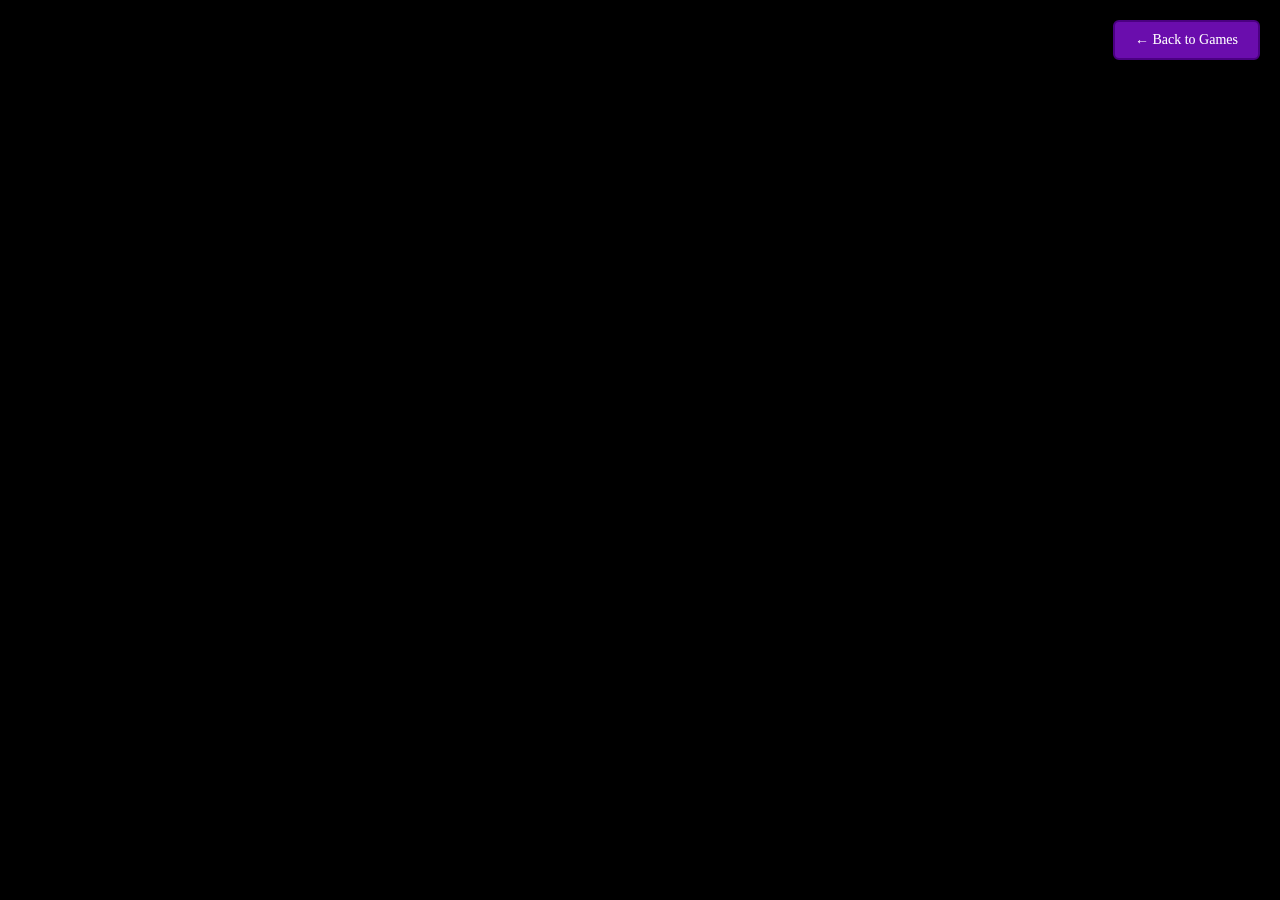
<file: JsGames/JsGames/FLAPPY.html>
<html>
<head>
 <title>Flappy Bird</title>
   <meta charset="utf-8">
  <meta name="viewport" content="width=device-width, initial-scale=1">
 <link href='https://fonts.googleapis.com/css?family=Pacifico' rel='stylesheet'>
 <style>
  body {
    font-family: 'Pacifico';
    display: flex;
    justify-content: center;
    background-color: black;
    position: relative;
  }
  
  .back-button-container {
    position: fixed;
    top: 20px;
    right: 20px;
    z-index: 1000;
  }
  
  .back-button {
    display: inline-block;
    padding: 10px 20px;
    background: #6a0dad;
    color: white;
    text-decoration: none;
    font-family: 'Press Start 2P', cursive;
    font-size: 14px;
    border-radius: 6px;
    transition: all 0.2s ease;
    box-shadow: 0 2px 4px rgba(0,0,0,0.3);
    border: 2px solid #4b0082;
  }
  
  .back-button:hover {
    background: #5a0c9d;
    transform: translateY(-2px);
    box-shadow: 0 4px 8px rgba(0,0,0,0.3);
  }

canvas {
  border: 1x solid #0a3cda;
  margin: 10px;
}

 </style>
  </head>
  <body>
    <div class="back-button-container">
      <a href="../../index.html" class="back-button">← Back to Games</a>
    </div>
  <canvas id="myCanvas" width=320 height=480
 style="background:url('http://s2js.com/img/etc/flappyback.png');  background-size: 100%; height: 95% " >
<script>
  var ctx = myCanvas.getContext('2d');
var FPS = 40;
var jump_amount = -10;
var max_fall_speed = +10;
var acceleration = 1;
var pipe_speed = -2;
var game_mode = 'prestart';
var time_game_last_running;
var bottom_bar_offset = 0;
var pipes = [];

function MySprite(img_url) {
  this.x = 0;
  this.y = 0;
  this.visible = true;
  this.velocity_x = 0;
  this.velocity_y = 0;
  this.MyImg = new Image();
  this.MyImg.src = img_url || '';
  this.angle = 0;
  this.flipV = false;
  this.flipH = false;
}
MySprite.prototype.Do_Frame_Things = function () {
  ctx.save();
  ctx.translate(this.x + this.MyImg.width / 2, this.y + this.MyImg.height / 2);
  ctx.rotate((this.angle * Math.PI) / 180);
  if (this.flipV) ctx.scale(1, -1);
  if (this.flipH) ctx.scale(-1, 1);
  if (this.visible)
    ctx.drawImage(this.MyImg, -this.MyImg.width / 2, -this.MyImg.height / 2);
  this.x = this.x + this.velocity_x;
  this.y = this.y + this.velocity_y;
  ctx.restore();
};
function ImagesTouching(thing1, thing2) {
  if (!thing1.visible || !thing2.visible) return false;
  if (
    thing1.x >= thing2.x + thing2.MyImg.width ||
    thing1.x + thing1.MyImg.width <= thing2.x
  )
    return false;
  if (
    thing1.y >= thing2.y + thing2.MyImg.height ||
    thing1.y + thing1.MyImg.height <= thing2.y
  )
    return false;
  return true;
}
function Got_Player_Input(MyEvent) {
  switch (game_mode) {
    case 'prestart': {
      game_mode = 'running';
      break;
    }
    case 'running': {
      bird.velocity_y = jump_amount;
      break;
    }
    case 'over':
      if (new Date() - time_game_last_running > 1000) {
        reset_game();
        game_mode = 'running';
        break;
      }
  }
  MyEvent.preventDefault();
}
addEventListener('touchstart', Got_Player_Input);
addEventListener('mousedown', Got_Player_Input);
addEventListener('keydown', Got_Player_Input);
function make_bird_slow_and_fall() {
  if (bird.velocity_y < max_fall_speed) {
    bird.velocity_y = bird.velocity_y + acceleration;
  }
  if (bird.y > myCanvas.height - bird.MyImg.height) {
    bird.velocity_y = 0;
    game_mode = 'over';
  }
  if (bird.y < 0 - bird.MyImg.height) {
    bird.velocity_y = 0;
    game_mode = 'over';
  }
}

function add_pipe(x_pos, top_of_gap, gap_width) {
  var top_pipe = new MySprite();
  top_pipe.MyImg = pipe_piece;
  top_pipe.x = x_pos;
  top_pipe.y = top_of_gap - pipe_piece.height;
  top_pipe.velocity_x = pipe_speed;
  pipes.push(top_pipe);
  var bottom_pipe = new MySprite();
  bottom_pipe.MyImg = pipe_piece;
  bottom_pipe.flipV = true;
  bottom_pipe.x = x_pos;
  bottom_pipe.y = top_of_gap + gap_width;
  bottom_pipe.velocity_x = pipe_speed;
  pipes.push(bottom_pipe);
}
function make_bird_tilt_appropriately() {
  if (bird.velocity_y < 0) {
    bird.angle = -15;
  } else if (bird.angle < 70) {
    bird.angle = bird.angle + 4;
  }
}
function show_the_pipes() {
  for (var i = 0; i < pipes.length; i++) {
    pipes[i].Do_Frame_Things();
  }
}
function check_for_end_game() {
  for (var i = 0; i < pipes.length; i++)
    if (ImagesTouching(bird, pipes[i])) game_mode = 'over';
}
function display_intro_instructions() {
  ctx.font = '25px Arial';
  ctx.fillStyle = 'red';
  ctx.textAlign = 'center';
  ctx.fillText(
    'Press, touch or click to start',
    myCanvas.width / 2,
    myCanvas.height / 4
  );
}
function display_game_over() {
  var score = 0;
  for (var i = 0; i < pipes.length; i++)
    if (pipes[i].x < bird.x) score = score + 0.5;
  ctx.font = '30px Arial';
  ctx.fillStyle = 'red';
  ctx.textAlign = 'center';
  ctx.fillText('Game Over', myCanvas.width / 2, 100);
  ctx.fillText('Score: ' + score, myCanvas.width / 2, 150);
  ctx.font = '20px Arial';
  ctx.fillText('Click, touch, or press to play again', myCanvas.width / 2, 300);
}
function display_bar_running_along_bottom() {
  if (bottom_bar_offset < -23) bottom_bar_offset = 0;
  ctx.drawImage(
    bottom_bar,
    bottom_bar_offset,
    myCanvas.height - bottom_bar.height
  );
}
function reset_game() {
  bird.y = myCanvas.height / 2;
  bird.angle = 0;
  pipes = []; // erase all the pipes from the array
  add_all_my_pipes(); // and load them back in their starting positions
}
function add_all_my_pipes() {
  add_pipe(500, 100, 140);
  add_pipe(800, 50, 140);
  add_pipe(1000, 250, 140);
  add_pipe(1200, 150, 120);
  add_pipe(1600, 100, 120);
  add_pipe(1800, 150, 120);
  add_pipe(2000, 200, 120);
  add_pipe(2200, 250, 120);
  add_pipe(2400, 30, 100);
  add_pipe(2700, 300, 100);
  add_pipe(3000, 100, 80);
  add_pipe(3300, 250, 80);
  add_pipe(3600, 50, 60);
  var finish_line = new MySprite('http://s2js.com/img/etc/flappyend.png');
  finish_line.x = 3900;
  finish_line.velocity_x = pipe_speed;
  pipes.push(finish_line);
}
var pipe_piece = new Image();
pipe_piece.onload = add_all_my_pipes;
pipe_piece.src = 'http://s2js.com/img/etc/flappypipe.png';
function Do_a_Frame() {
  ctx.clearRect(0, 0, myCanvas.width, myCanvas.height);
  bird.Do_Frame_Things();
  display_bar_running_along_bottom();
  switch (game_mode) {
    case 'prestart': {
      display_intro_instructions();
      break;
    }
    case 'running': {
      time_game_last_running = new Date();
      bottom_bar_offset = bottom_bar_offset + pipe_speed;
      show_the_pipes();
      make_bird_tilt_appropriately();
      make_bird_slow_and_fall();
      check_for_end_game();
      break;
    }
    case 'over': {
      make_bird_slow_and_fall();
      display_game_over();
      break;
    }
  }
}
var bottom_bar = new Image();
bottom_bar.src = 'http://s2js.com/img/etc/flappybottom.png';

var bird = new MySprite('http://s2js.com/img/etc/flappybird.png');
bird.x = myCanvas.width / 3;
bird.y = myCanvas.height / 2;

setInterval(Do_a_Frame, 1000 / FPS);
</script>
</body>
</html>
</file>
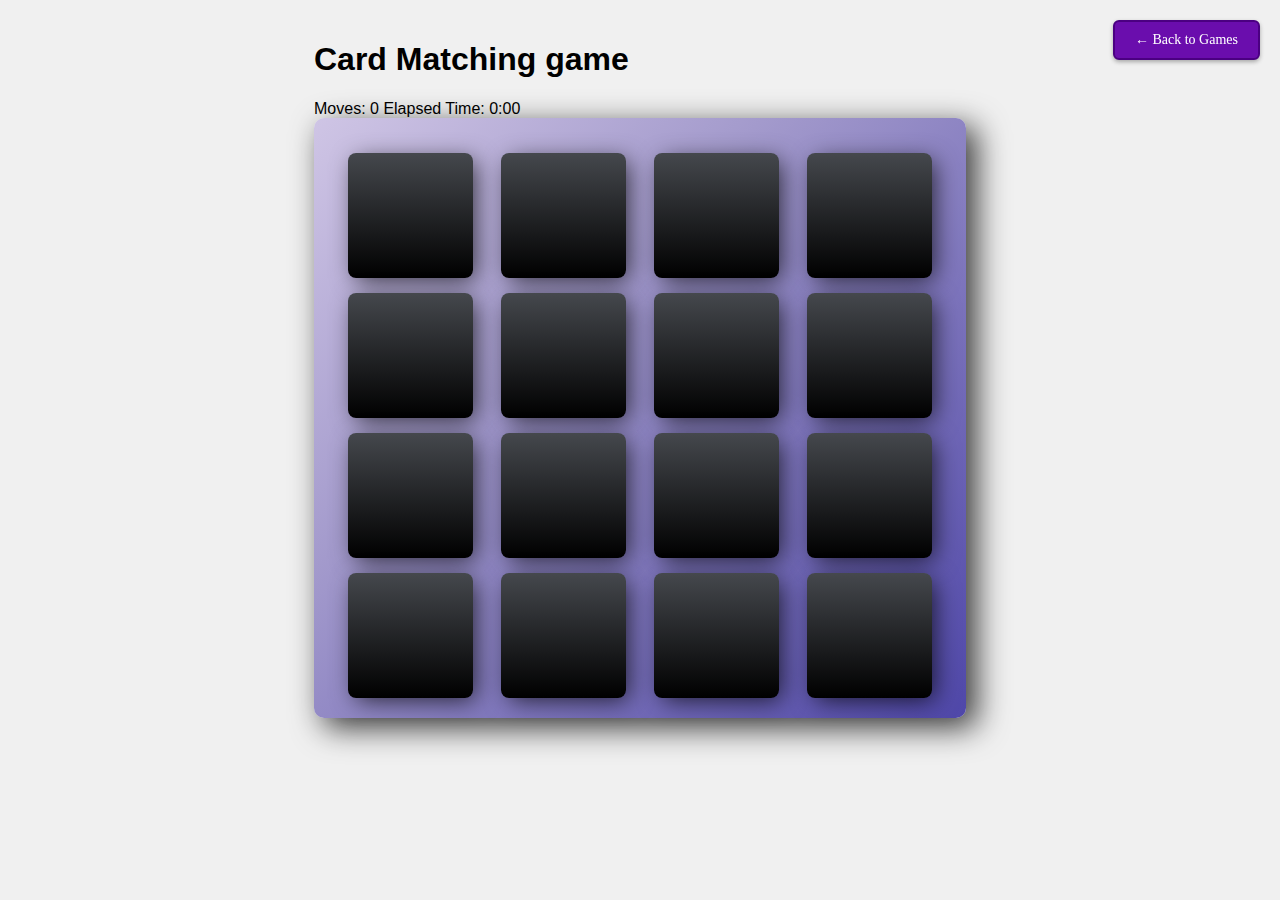
<file: JsGames/JsGames/MEMORY.html>
<!DOCTYPE html>
<html lang="en">
<head>
    <meta charset="UTF-8">
    <meta name="viewport" content="width=device-width, initial-scale=1.0">
    <title>Memory Game</title>
    <style>
        body {
            font-family: Arial, sans-serif;
            display: flex;
            flex-direction: column;
            align-items: center;
            background-color: #f0f0f0;
            margin: 0;
            padding: 20px;
            position: relative;
        }
        
        .back-button-container {
            position: fixed;
            top: 20px;
            right: 20px;
            z-index: 1000;
        }
        
        .back-button {
            display: inline-block;
            padding: 10px 20px;
            background: #6a0dad;
            color: white;
            text-decoration: none;
            font-family: 'Press Start 2P', cursive;
            font-size: 14px;
            border-radius: 6px;
            transition: all 0.2s ease;
            box-shadow: 0 2px 4px rgba(0,0,0,0.3);
            border: 2px solid #4b0082;
        }
        
        .back-button:hover {
            background: #5a0c9d;
            transform: translateY(-2px);
            box-shadow: 0 4px 8px rgba(0,0,0,0.3);
        }
        
.restart {
  cursor: pointer;
}

.deck {
  background: linear-gradient(135deg, rgba(207, 197, 229, 1) 0%, rgba(163, 154, 204, 1) 36%, rgba(79, 71, 169, 1) 100%);
  margin: 0;
  width: 612px;
  min-height: 500px;
  box-shadow: 10px 9px 31px 1px rgba(0, 0, 0, 0.75);
  border-radius: 10px;
  display: flex;
  justify-content: space-around;
  flex-wrap: wrap;
  padding: 20px;
  margin-bottom: 15px;
  align-items: center;
}

.card {
  transform: rotateY(0);
  transition: 0.5s;
  width: 125px;
  height: 125px;
  background: linear-gradient(to bottom, rgba(69, 72, 77, 1) 0%, rgba(0, 0, 0, 1) 100%);
  box-shadow: 5px 5px 24px -3px rgba(0, 0, 0, 0.75);
  border-radius: 8px;
  font-size: 0;
  display: flex;
  align-items: center;
  justify-content: center;
  list-style: none;
  margin-top: 15px;
  cursor: pointer;
}

.show {
  transform: rotateY(180deg);
  transition: 0.5s;
  background: skyblue;
  font-size: 33px;
  color: white;
  cursor: default;
}

.match {
  background: rgb(4, 172, 54);
}

.no-match {
  background: rgb(175, 38, 38);
  transition: 0.1s;
}

.modal {
  z-index: 1;
  position: fixed;
  left: 0;
  top: 0;
  width: 100%;
  height: 100%;
  background-color: rgba(0, 0, 0, 0.6);
  opacity: 0;
  visibility: hidden;
  transform: scale(1.1);
  transition: visibility 0s linear 0.25s, opacity 0.25s 0s, transform 0.25s;
}

.modal-content {
  position: absolute;
  top: 50%;
  left: 50%;
  transform: translate(-50%, -50%);
  background-color: rgb(241, 241, 241);
  padding: 1rem 1.5rem;
  width: 35rem;
  border-radius: 0.5rem;
  text-align: center;
}

.close-button {
  float: right;
  width: 1.5rem;
  line-height: 1.5rem;
  text-align: center;
  cursor: pointer;
  border-radius: 0.25rem;
  background-color: lightgray;
}

.close-button:hover {
  background-color: darkgray;
}

.show-modal {
  opacity: 1;
  visibility: visible;
  transform: scale(1.0);
  transition: visibility 0s linear 0s, opacity 0.25s 0s, transform 0.25s;
}

.tick {
  color: rgba(0, 218, 29, 0.767);
  font-size: 60px;
  margin-left: 35px;
}

.modal-heading {
  letter-spacing: 2px;
}

.stats {
  color: rgb(143, 143, 143);
  margin-top: 30px;
}

.new-game {
  background: rgb(75, 189, 0);
  color: #fff;
  border: 0;
  padding: 1em 2em;
  font-size: 1.2em;
  cursor: pointer;
  margin-top: 25px;
}

@media screen and (max-width: 600px) {
  .deck {
      width: 350px;
      min-height: 280px;
  }
  .card {
      width: 68px;
      height: 68px;
  }
  .show{
      font-size: 30px;
  }
  .modal-content {
      width: 15rem;
  }
  .tick {
      color: rgba(0, 218, 29, 0.767);
      font-size: 45px;
      margin-left: 25px;
  }
  h1 {
      font-size: 20px;
  }
  h3 {
      font-size: 16px;
  }
  .score-table {
      width: 320px;
  }
}
    </style>
</head>
<body>
    <div class="back-button-container">
    <a href="../../index.html" class="back-button">← Back to Games</a>
    </div>
    <div class="container">
        <header>
            <h1>Card Matching game</h1>
        </header>

        <section class="score-table">
            <ul class="stars">
            </ul>
            <span class="moves">Moves: 0</span>
            <span class="timer">Elapsed Time: 0:00</span>
            <div class="restart">
                <i class="fa fa-repeat"></i>
            </div>
        </section>

        <main>
            <ul class="deck"></ul>
        </main>

        <div class="modal">
            <div class="modal-content">
                <span class="close-button">x</span>
                <i class="fa fa-check-circle tick"></i>
                <h1 class="modal-heading">Congratulations! You Won!!</h1>
                <h3 class="stats"></h3>
                <button class="new-game">Play Again!</button>
            </div>
        </div>
    </div>
    <script>
function shuffle(array) {
  var currentIndex = array.length, temporaryValue, randomIndex;

  while (currentIndex !== 0) {
      randomIndex = Math.floor(Math.random() * currentIndex);
      currentIndex -= 1;
      temporaryValue = array[currentIndex];
      array[currentIndex] = array[randomIndex];
      array[randomIndex] = temporaryValue;
  }

  return array;
}

const modal = document.querySelector(".modal");
const closeButton = document.querySelector(".close-button");

function toggleModal() {
  modal.classList.toggle("show-modal");
}

function windowOnClick(event) {
  if (event.target === modal) {
      toggleModal();
  }
}

closeButton.addEventListener("click", toggleModal);
window.addEventListener("click", windowOnClick);

let cardTest = [];
let cards = ["diamond", "diamond", "plane", "plane", "anchor", "anchor", "bolt", "bolt", "leaf", "leaf"
  , "bicycle", "bicycle", "cube", "cube", "bomb", "bomb"];

let shuffledCards = shuffle(cards);

function createCards() {
  for (let card of shuffledCards) {
      const li = document.createElement("LI");
      li.classList.toggle("card");
      const i = document.createElement("i");
      i.classList.toggle("fa");
      if (card === "plane") {
          i.classList.toggle("fa-paper-plane-o");
      } else {
          i.classList.toggle("fa-" + card);
      }
      const deck = document.querySelector('.deck');
      li.appendChild(i);
      deck.appendChild(li);

  }
}

const ul = document.querySelector('.deck');
let moves = document.querySelector(".moves");
let movesCounter = 0;
let stars = 3;
let match = 0;
let isfirstClick = true;
let timerID;
let isRestart = false;

function initGame() {
  createCards();
  const card = document.querySelectorAll('.card');
  for (let i = 0; i < card.length; i++) {
      card[i].addEventListener("click", function (event) {
          if (card[i] !== event.target) return;
          if (event.target.classList.contains("show")) return;
          if (isfirstClick) {
              timerID = setInterval(timer, 1000);
              isfirstClick = false;
          }
          showCard(event.target);
          setTimeout(addCard, 550, shuffledCards[i], event.target, cardTest, i);
      }, false);
  }
}

function showCard(card) {
  card.classList.add('show');

}

function addCard(card, cardHTML, testList, pos) {
  if (isRestart) {
      testList.length = 0;
      isRestart = false;
  }
  testList.push(card);
  testList.push(cardHTML)
  testList.push(pos);
  if (testList.length === 6) {
      updateMoveCounter();
      testCards(testList[0], testList[1], testList[2], testList[3], testList[4], testList[5]);
      testList.length = 0;
  }
}

function testCards(card1, html1, x1, card2, html2, x2) {
  if (card1 === card2 && x1 != x2) {
      cardsMatch(html1, html2);
  } else {
      cardsDontMatch(html1, html2);
  }
}

function cardsMatch(card1, card2) {
  card1.classList.add('match');
  card2.classList.add('match');
  match++;
  if (match === 8) {
      win();
  }
}

function cardsDontMatch(card1, card2) {
  card1.classList.toggle('no-match');
  card2.classList.toggle('no-match');
  setTimeout(function () {
      card1.classList.toggle('no-match');
      card2.classList.toggle('no-match');
      card1.classList.toggle('show');
      card2.classList.toggle('show');

  }, 300);
}

function win() {
  clearInterval(timerID);
  toggleModal();
  const stats = document.querySelector(".stats");
  if (s % 60 < 10) {
      stats.textContent = "You won with: " + stars + " stars in " + movesCounter + " moves with time: " + m + ":0" + s % 60;
  } else {
      stats.textContent = "You won with: " + stars + " stars in " + movesCounter + " moves with time: " + m + ":" + s % 60;
  }
}

function updateMoveCounter() {
  movesCounter++;
  moves.textContent = "Moves: " + movesCounter;
  if (movesCounter === 13) {
      let star = document.querySelector("#star3");
      star.classList.toggle("fa-star");
      star.classList.add("fa-star-o");
      stars--;
  } else if (movesCounter === 25) {
      let star = document.querySelector("#star2");
      star.classList.toggle("fa-star");
      star.classList.add("fa-star-o");
      stars--;
  } else if (movesCounter === 35) {
      let star = document.querySelector("#star1");
      star.classList.toggle("fa-star");
      star.classList.add("fa-star-o");
      stars--;
  }
}

let s = 0;
let m = 0;
function timer() {
  ++s;
  m = Math.floor(s / 60);
  let timer = document.querySelector(".timer");
  if (s % 60 < 10) {
      timer.textContent = "Elapsed Time: " + m + ":0" + s % 60;
  } else {
      timer.textContent = "Elapsed Time: " + m + ":" + s % 60;
  }

}

let restart = document.querySelector(".restart");
restart.addEventListener("click", restartGame, false);
function restartGame() {
  clearInterval(timerID);
  movesCounter = 0;
  match = 0;
  s = 0;
  m = 0;
  isfirstClick = true;
  isRestart = true;
  const deck = document.querySelector('.deck');
  var elements = deck.getElementsByClassName("card");

  while (elements[0]) {
      elements[0].parentNode.removeChild(elements[0]);
  }
  shuffledCards = shuffle(cards);
  let timer = document.querySelector(".timer");
  timer.textContent = "Elapsed Time: 0:00";
  moves.textContent = "Moves: " + movesCounter;

  resetStars();
  initGame();
}

function resetStars() {
  stars = 3;
  let star = document.querySelector("#star3");
  star.classList.remove("fa-star");
  star.classList.remove("fa-star-o");
  star.classList.add("fa-star");

  star = document.querySelector("#star2");
  star.classList.remove("fa-star");
  star.classList.remove("fa-star-o");
  star.classList.add("fa-star");

  star = document.querySelector("#star1");
  star.classList.remove("fa-star");
  star.classList.remove("fa-star-o");
  star.classList.add("fa-star");
}

const newGameButton = document.querySelector(".new-game");
newGameButton.addEventListener("click", newGame);
function newGame() {
  toggleModal();
  restartGame();
}

initGame();
    </script>
</body>
</html>
</file>
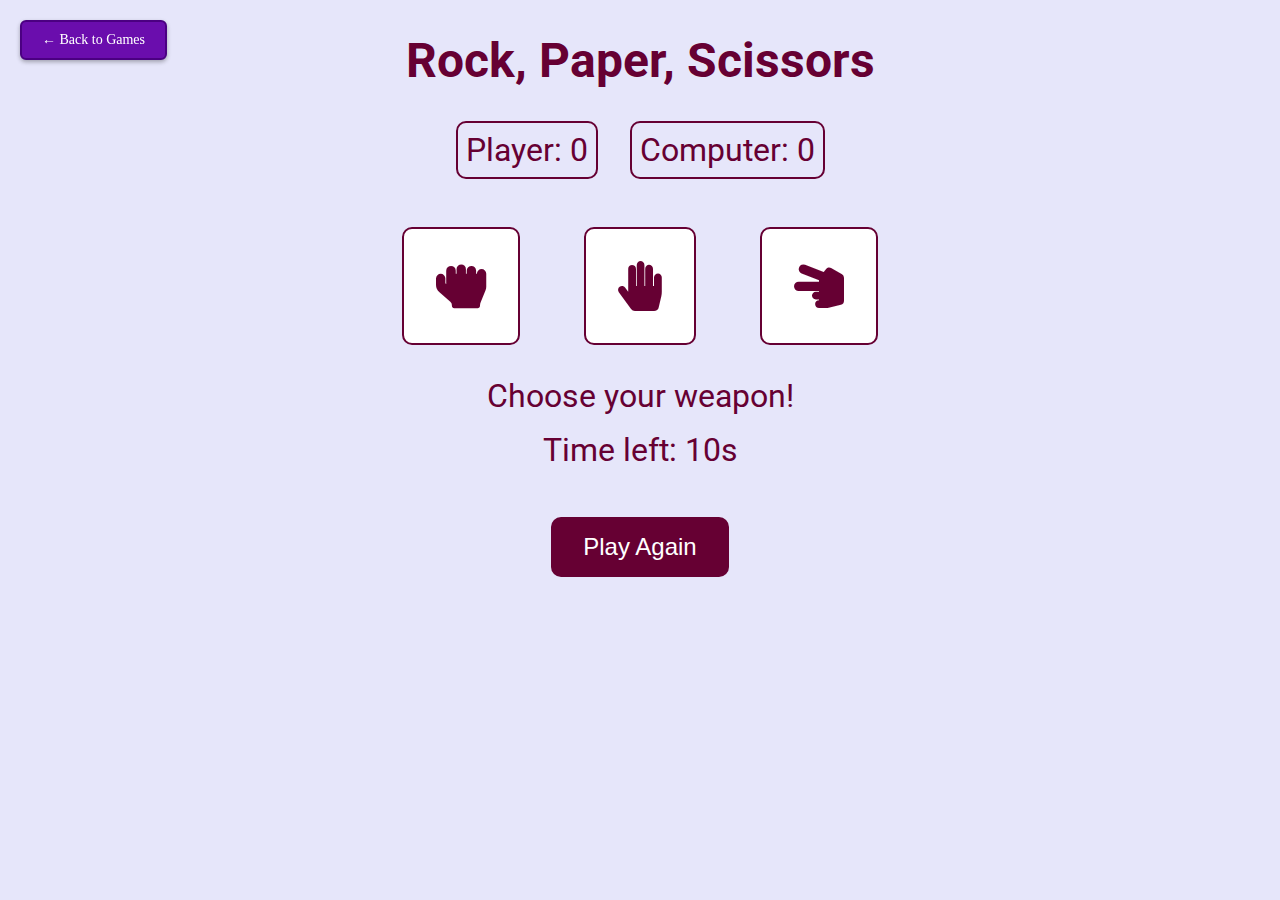
<file: JsGames/JsGames/RPS.html>
<!DOCTYPE html>
<html>
<head>
  <meta charset="UTF-8">
  <title>Rock, Paper, Scissors Game</title>
  <link rel="stylesheet" href="https://cdnjs.cloudflare.com/ajax/libs/font-awesome/5.15.3/css/all.min.css" />

  <style>

    /* Import Google Fonts */
@import url('https://fonts.googleapis.com/css?family=Roboto:400,700&display=swap');

/* Apply global styles */
* {
  box-sizing: border-box;
  margin: 0;
  padding: 0;
}

body {
  font-family: 'Roboto', sans-serif;
  background-color: #E6E6FA;
  position: relative;
}

.back-button-container {
  position: absolute;
  top: 20px;
  left: 20px;
  z-index: 100;
}

.back-button { 
  display: inline-block;
  padding: 10px 15px;
  background: #4a6bff;
  color: white;
  text-decoration: none;
  font-size: 24px;
  border-radius: 50%;
  transition: all 0.3s ease;
  box-shadow: 0 4px 8px rgba(0,0,0,0.2);
  border: 2px solid white;
}

.back-button:hover {
  background: #3a5bef;
  transform: scale(1.1);
  box-shadow: 0 6px 12px rgba(0,0,0,0.3);
}

h1 {
  text-align: center;
  font-size: 3rem;
  margin-top: 2rem;
  color: #660033;
}

/* Style scoreboard */
.scoreboard {
  display: flex;
  justify-content: center;
  margin-top: 2rem;
}

.scoreboard > div {
  font-size: 2rem;
  margin: 0 1rem;
  padding: 0.5rem;
  border: 2px solid #660033;
  border-radius: 10px;
  color: #660033;
}

/* Style choices */
.choices {
  display: flex;
  justify-content: center;
  margin-top: 3rem;
}

.choice {
  border: 2px solid #660033;
  border-radius: 10px;
  margin: 0 2rem;
  padding: 2rem;
  background-color: #FFFFFF;
  transition: transform 0.2s ease-in-out;
  cursor: pointer;
  display: flex;
  justify-content: center;
  align-items: center;
}

.choice:hover {
  transform: scale(1.1);
}

.choice:active {
  transform: scale(0.9);
}

.choice i {
  color: #660033;
  font-size: 50px;
}

/* Style result */
.result {
  text-align: center;
  font-size: 2rem;
  margin-top: 2rem;
  color: #660033;
}

#computer-choice {
  text-align: center;
  font-size: 2rem;
  color: #660033;
}

/* Style timer */
.timer {
  text-align: center;
  font-size: 2rem;
  margin-top: 1rem;
  color: #660033;
}

/* Style play again button */
.play-again {
  display: block;
  margin: 3rem auto 1rem auto;
  padding: 1rem 2rem;
  border: none;
  border-radius: 10px;
  background-color: #660033;
  color: #FFFFFF;
  font-size: 1.5rem;
  cursor: pointer;
  transition: background-color 0.2s ease-in-out;
}

.play-again:hover {
  background-color: #993366;
}

.logo {
	position: absolute;
	top: 30px;
	right: 30px;
	display: block;
	z-index: 100;
	transition: all 250ms linear;
}

.logo img {
	height: 30px;
	width: auto;
	display: block;
}

.play-again:active {
  transform: scale(0.9);
}

/* Add responsive design */
@media only screen and (max-width: 600px) {
  .choices {
    flex-wrap: wrap;
  }

  .choice {
    margin: 2rem 1rem;
  }

  .timer {
    margin-top: 1rem;
  }
}
  </style>

</head>
<body>
  <div class="back-button-container" style="position: fixed; top: 20px; right: 20px; z-index: 1000;">
    <a href="../../index.html" class="back-button" style="display: inline-block; padding: 10px 20px; background: #6a0dad; color: white; text-decoration: none; font-family: 'Press Start 2P', cursive; font-size: 14px; border-radius: 6px; transition: all 0.2s ease; box-shadow: 0 2px 4px rgba(0,0,0,0.3); border: 2px solid #4b0082;">← Back to Games</a>
  </div>
  <div class="back-button-container">
  </div>
  <h1>Rock, Paper, Scissors</h1>
  <div class="scoreboard">
    <div class="player-score">Player: 0</div>
    <div class="computer-score">Computer: 0</div>
  </div>
  <div class="choices">
    <div class="choice" id="rock">
      <i class="fas fa-hand-rock"></i>
    </div>
    <div class="choice" id="paper">
      <i class="fas fa-hand-paper"></i>
    </div>
    <div class="choice" id="scissors">
      <i class="fas fa-hand-scissors"></i>
    </div>
  </div>
  <div class="result" id="result">
    <p>Choose your weapon!</p>
  </div>
  <div id="computer-choice"></div>
  <div class="timer" id="timer">
    <p>Time left: <span id="countdown">10</span>s</p>
  </div>
  <button class="play-again" id="play-again">Play Again</button>
  <script>
    const choices = document.querySelectorAll('.choice');
const playerScoreElem = document.querySelector('.player-score');
const computerScoreElem = document.querySelector('.computer-score');
const resultElem = document.querySelector('#result');
const playAgainBtn = document.querySelector('#play-again');
const countdownElem = document.querySelector('#countdown');
const computerChoiceElem = document.querySelector('#computer-choice');

const weapons = ['rock', 'paper', 'scissors'];
let playerScore = 0;
let computerScore = 0;
let countdown = 10;
let timeout;

// Function to generate random weapon for computer
function computerPlay() {
  const weaponIndex = Math.floor(Math.random() * weapons.length);
  return weapons[weaponIndex];
}

// Function to update score and display result
function updateScore(playerWeapon, computerWeapon) {
  clearTimeout(timeout);
  if (playerWeapon) {
    computerChoiceElem.innerHTML = `Computer choose: ${computerWeapon}.`;
    if (playerWeapon === computerWeapon) {
      resultElem.innerHTML = "It's a tie!";
    } else if (
      (playerWeapon === 'rock' && computerWeapon === 'scissors') ||
      (playerWeapon === 'paper' && computerWeapon === 'rock') ||
      (playerWeapon === 'scissors' && computerWeapon === 'paper')
    ) {
      resultElem.innerHTML = 'You win!';
      playerScore++;
      playerScoreElem.innerHTML = `Player: ${playerScore}`;
    } else {
      resultElem.innerHTML = 'Computer wins!';
      computerScore++;
      computerScoreElem.innerHTML = `Computer: ${computerScore}`;
    }
    startTimer();
  } else {
    computerChoiceElem.innerHTML = `Game Over`;
    resultElem.innerHTML = 'You did not make a choice! | You lose the game!';
    resultElem.style.color = 'red';
    disableOptions();
  }

  if (playerScore === 5) {
    resultElem.textContent = 'You win the game!';
    resultElem.style.color = 'green';
    computerChoiceElem.innerHTML = 'Game Over';
    disableOptions();
    stopTimer();
  }

  if (computerScore === 5) {
    resultElem.textContent = 'You lose the game!';
    resultElem.style.color = 'red';
    computerChoiceElem.innerHTML = 'Game Over';
    disableOptions();
    stopTimer();
  }
}

// Function to handle player choice
function selectWeapon() {
  clearTimeout(timeout);
  countdownElem.innerHTML = '10';
  countdown = 10;
  const playerWeapon = this.id;
  const computerWeapon = computerPlay();
  updateScore(playerWeapon, computerWeapon);
}

// Function to start countdown timer
function startTimer() {
  countdown--;
  countdownElem.innerHTML = countdown;
  if (countdown === 0) {
    const computerWeapon = computerPlay();
    updateScore(null, computerWeapon);
  } else {
    timeout = setTimeout(startTimer, 1000);
  }
}

function stopTimer() {
  clearInterval(timeout);
  countdown = 10;
  countdownElem.textContent = countdown;
}

// Function to reset the game
function resetGame() {
  playerScore = 0;
  computerScore = 0;
  countdown = 10;
  playerScoreElem.innerHTML = 'Player: 0';
  computerScoreElem.innerHTML = 'Computer: 0';
  resultElem.innerHTML = 'Choose your weapon!';
  countdownElem.innerHTML = '10';
  resultElem.style.color = '#660033';
  computerChoiceElem.innerHTML = '';
  enableOptions();
  startTimer();
}

function disableOptions() {
  choices.forEach((choice) => {
    choice.style.pointerEvents = 'none';
  });
}

function enableOptions() {
  choices.forEach((choice) => {
    choice.style.pointerEvents = 'auto';
  });
}

// Event listeners
choices.forEach((choice) => choice.addEventListener('click', selectWeapon));
playAgainBtn.addEventListener('click', resetGame);

// Start countdown timer when page loads
countdownElem.innerHTML = countdown; // Set initial value of countdown in HTML
timeout = setTimeout(startTimer, 1000);
  </script>
</body>
</html>
</file>
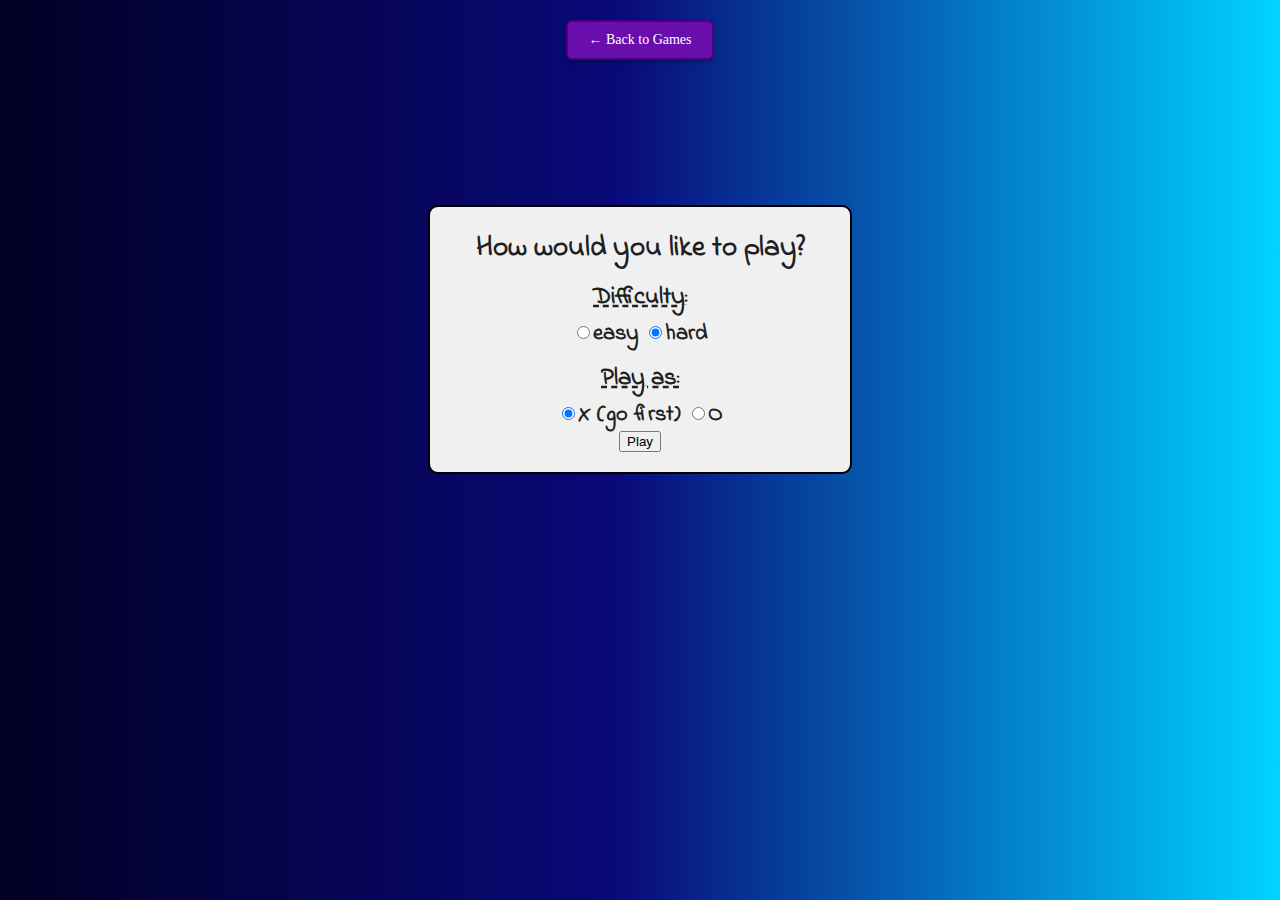
<file: JsGames/JsGames/TICTACTOE.html>
<html lang="en">
  <head>
    <meta charset="utf-8">
    <meta name="viewport" content="width=device-width, initial-scale=1.0">
    <title>Tic-tac-toe</title>
    <link href="https://fonts.googleapis.com/css?family=Indie+Flower" rel="stylesheet">
    <style>
body {
  background: rgb(2,0,36);
  background: linear-gradient(60deg, rgba(2,0,36,1) 50%, rgba(9,9,121,1) 75%, rgba(0,212,255,1) 100%);
  color: rgb(230, 230, 230);
  text-align: center;
  font-family: 'Indie Flower', 'Comic Sans', cursive;
  font-size: 0.7em;
  position: relative;
}

.back-button-container {
  position: absolute;
  top: 20px;
  left: 20px;
  z-index: 100;
}

.back-button {
  display: inline-block;
  padding: 10px 15px;
  background: #4a6bff;
  color: white;
  text-decoration: none;
  font-size: 24px;
  border-radius: 50%;
  transition: all 0.3s ease;
  box-shadow: 0 4px 8px rgba(0,0,0,0.2);
  border: 2px solid white;
}

.back-button:hover {
  background: #3a5bef;
  transform: scale(1.1);
  box-shadow: 0 6px 12px rgba(0,0,0,0.3);
}
h1 {
  line-height: 1em;
  margin-bottom: 0;
  padding-bottom: 5px;
  font-size: 2.8em;
  font-weight: bold;
}
h2 {
  font-size: 1.3em;
  font-weight: bold;
  padding: 0;
  margin: 0;

}
h3 {
  font-size: 1.1em;
  text-decoration: underline;
  text-decoration-style: dashed;
  padding: 0;
  margin: 10px 0 2px 0;
}
table {
  margin: 2% auto;
  border-collapse: collapse;
}
#table_game {
  position: relative;
  font-size: 120px;
  margin: 1% auto;
  border-collapse: collapse;
}
.td_game {
  border: 4px solid rgb(230, 230, 230);
  width: 90px;
  height: 90px;
  padding: 0;
  vertical-align: middle;
  text-align: center;
}
.fixed {
  width: 90px;
  height: 90px;
  line-height: 90px;
  display: block;
  overflow: hidden;
  cursor: pointer;
}
.td_list {
  text-align: center;
  font-size: 1.3em;
  font-weight: bold;
}
.th_list {
  font-size: 1.3em;
  font-weight: bold;
  text-align: center;
  text-decoration: underline;
}
#restart {
  font-size: 3em;
  width: 1em;
  height: 0.9em;
  cursor: pointer;
  margin: 0 auto;
  overflow: hidden;
}
.x {
  color: rgb(245, 65, 4);
  position: relative;
  top: -8px;
  font-size: 1.2em;
  cursor: default;
}
.o {
  color: rgb(4, 247, 166);
  position: relative;
  top: -7px;
  font-size: 1.0em;
  cursor: default;
}

/* modal background */
.modal {
  display: none;
  position: fixed;
  z-index: 1;
  left: 0;
  top: 0;
  width: 100%;
  height: 100%;
  overflow: auto; /* enable scroll if needed */
  background: rgb(2,0,36);
  background: linear-gradient(90deg, rgba(2,0,36,1) 0%, rgba(9,9,121,1) 48%, rgba(0,212,255,1) 100%);
}

/* modal content */
.modal-content {
  background-color: rgb(240, 240, 240);
  color: rgb(32, 32, 32);
  font-size: 2em;
  font-weight: bold;
  /* 16 % from the top and centered */
  margin: 16% auto;
  padding: 20px;
  border: 2px solid black;
  border-radius: 10px;
  width: 380px;
  max-width: 80%;
}
.modal-content p {
  margin: 0;
  padding: 0;
}

/* close button for modal dialog */
.close {
  color: rgb(170, 170, 170);
  float: right;
  position: relative;
  top: -25px;
  right: -10px;
  font-size: 34px;
  font-weight: bold;
}
.close:hover,
.close:focus {
  color: black;
  text-decoration: none;
  cursor: pointer;
}

.win-color {
  background-color: rgb(240, 240, 240);
}
    </style>
  </head>
  <body onload="initialize()">
    <div class="back-button-container" style="position: fixed; top: 20px; right: 20px; z-index: 1000;">
      <a href="../../index.html" class="back-button" style="display: inline-block; padding: 10px 20px; background: #6a0dad; color: white; text-decoration: none; font-family: 'Press Start 2P', cursive; font-size: 14px; border-radius: 6px; transition: all 0.2s ease; box-shadow: 0 2px 4px rgba(0,0,0,0.3); border: 2px solid #4b0082;">← Back to Games</a>
    </div>
    <h1>Tic-Tac-Toe</h1>
    <table id="table_game">
      <tr><td class="td_game"><div id="cell0" onclick="cellClicked(this.id)" class="fixed"></div></td><td class="td_game"><div id="cell1" onclick="cellClicked(this.id)" class="fixed"></div></td><td class="td_game"><div id="cell2" onclick="cellClicked(this.id)" class="fixed"></div></td></tr>
      <tr><td class="td_game"><div id="cell3" onclick="cellClicked(this.id)" class="fixed"></div></td><td class="td_game"><div id="cell4" onclick="cellClicked(this.id)" class="fixed"></div></td><td class="td_game"><div id="cell5" onclick="cellClicked(this.id)" class="fixed"></div></td></tr>
      <tr><td class="td_game"><div id="cell6" onclick="cellClicked(this.id)" class="fixed"></div></td><td class="td_game"><div id="cell7" onclick="cellClicked(this.id)" class="fixed"></div></td><td class="td_game"><div id="cell8" onclick="cellClicked(this.id)" class="fixed"></div></td></tr>
    </table>
    <div id="restart" title="Start new game" onclick="restartGame(true)"><span style="vertical-align:top;position:relative;top:-10px">#</span></div>
    <table>
      <tr><th class="th_list">Computer</th><th class="th_list" style="padding-right:10px;padding-left:10px">Draws</th><th class="th_list">Player</th></tr>
      <tr><td class="td_list" id="computer_score">0</td><td class="td_list" style="padding-right:10px;padding-left:10px" id="tie_score">0</td><td class="td_list" id="player_score">0</td></tr>
    </table>
    <!-- The modal dialog for announcing the winner -->
    <div id="winAnnounce" class="modal">
      <!-- Modal content -->
      <div class="modal-content">
        <span class="close" onclick="closeModal('winAnnounce')">×</span>
        <p id="winText"></p>
      </div>
    </div>
    <!-- The dialog for getting feedback from the user -->
    <div id="userFeedback" class="modal">
      <!-- Modal content -->
      <div class="modal-content">
        <p id="questionText"></p>
        <p><button id="yesBtn">Yes</button> <button id="noBtn">No</button></p>
      </div>
    </div>
    <!-- The options dialog -->
    <div id="optionsDlg" class="modal">
      <!-- Modal content -->
      <div class="modal-content">
        <h2>How would you like to play?</h2>
          <h3>Difficulty:</h3>
          <label><input type="radio" name="difficulty" id="r0" value="0">easy </label>
          <label><input type="radio" name="difficulty" id="r1" value="1" checked>hard</label><br>
          <h3>Play as:</h3>
          <label><input type="radio" name="player" id="rx" value="x" checked>X (go first) </label>
          <label><input type="radio" name="player" id="ro" value="o">O<br></label>
          <p><button id="okBtn" onclick="getOptions()">Play</button></p>
      </div>
    </div>
    <script>
      "use strict";

// Bind Esc key to closing the modal dialog
document.onkeypress = function (evt) {
    evt = evt || window.event;
    var modal = document.getElementsByClassName("modal")[0];
    if (evt.keyCode === 27) {
        modal.style.display = "none";
    }
};

// When the user clicks anywhere outside of the modal dialog, close it
window.onclick = function (evt) {
    var modal = document.getElementsByClassName("modal")[0];
    if (evt.target === modal) {
        modal.style.display = "none";
    }
};

//==================================
// HELPER FUNCTIONS
//==================================
function sumArray(array) {
    var sum = 0,
        i = 0;
    for (i = 0; i < array.length; i++) {
        sum += array[i];
    }
    return sum;
}

function isInArray(element, array) {
    if (array.indexOf(element) > -1) {
        return true;
    }
    return false;
}

function shuffleArray(array) {
    var counter = array.length,
        temp,
        index;
    while (counter > 0) {
        index = Math.floor(Math.random() * counter);
        counter--;
        temp = array[counter];
        array[counter] = array[index];
        array[index] = temp;
    }
    return array;
}

function intRandom(min, max) {
    var rand = min + Math.random() * (max + 1 - min);
    return Math.floor(rand);
}

// GLOBAL VARIABLES
var moves = 0,
    winner = 0,
    x = 1,
    o = 3,
    player = x,
    computer = o,
    whoseTurn = x,
    gameOver = false,
    score = {
        ties: 0,
        player: 0,
        computer: 0
    },
    xText = "×",
    oText = "o",
    playerText = xText,
    computerText = oText,
    difficulty = 1,
    myGrid = null;

//==================================
// GRID OBJECT
//==================================

// Grid constructor
//=================
function Grid() {
    this.cells = new Array(9);
}

// Grid methods
//=============

// Get free cells in an array.
// Returns an array of indices in the original Grid.cells array, not the values
// of the array elements.
// Their values can be accessed as Grid.cells[index].
Grid.prototype.getFreeCellIndices = function () {
    var i = 0,
        resultArray = [];
    for (i = 0; i < this.cells.length; i++) {
        if (this.cells[i] === 0) {
            resultArray.push(i);
        }
    }
    // console.log("resultArray: " + resultArray.toString());
    // debugger;
    return resultArray;
};

// Get a row (accepts 0, 1, or 2 as argument).
// Returns the values of the elements.
Grid.prototype.getRowValues = function (index) {
    if (index !== 0 && index !== 1 && index !== 2) {
        console.error("Wrong arg for getRowValues!");
        return undefined;
    }
    var i = index * 3;
    return this.cells.slice(i, i + 3);
};

// Get a row (accepts 0, 1, or 2 as argument).
// Returns an array with the indices, not their values.
Grid.prototype.getRowIndices = function (index) {
    if (index !== 0 && index !== 1 && index !== 2) {
        console.error("Wrong arg for getRowIndices!");
        return undefined;
    }
    var row = [];
    index = index * 3;
    row.push(index);
    row.push(index + 1);
    row.push(index + 2);
    return row;
};

// get a column (values)
Grid.prototype.getColumnValues = function (index) {
    if (index !== 0 && index !== 1 && index !== 2) {
        console.error("Wrong arg for getColumnValues!");
        return undefined;
    }
    var i, column = [];
    for (i = index; i < this.cells.length; i += 3) {
        column.push(this.cells[i]);
    }
    return column;
};

// get a column (indices)
Grid.prototype.getColumnIndices = function (index) {
    if (index !== 0 && index !== 1 && index !== 2) {
        console.error("Wrong arg for getColumnIndices!");
        return undefined;
    }
    var i, column = [];
    for (i = index; i < this.cells.length; i += 3) {
        column.push(i);
    }
    return column;
};

// get diagonal cells
// arg 0: from top-left
// arg 1: from top-right
Grid.prototype.getDiagValues = function (arg) {
    var cells = [];
    if (arg !== 1 && arg !== 0) {
        console.error("Wrong arg for getDiagValues!");
        return undefined;
    } else if (arg === 0) {
        cells.push(this.cells[0]);
        cells.push(this.cells[4]);
        cells.push(this.cells[8]);
    } else {
        cells.push(this.cells[2]);
        cells.push(this.cells[4]);
        cells.push(this.cells[6]);
    }
    return cells;
};

// get diagonal cells
// arg 0: from top-left
// arg 1: from top-right
Grid.prototype.getDiagIndices = function (arg) {
    if (arg !== 1 && arg !== 0) {
        console.error("Wrong arg for getDiagIndices!");
        return undefined;
    } else if (arg === 0) {
        return [0, 4, 8];
    } else {
        return [2, 4, 6];
    }
};

// Get first index with two in a row (accepts computer or player as argument)
Grid.prototype.getFirstWithTwoInARow = function (agent) {
    if (agent !== computer && agent !== player) {
        console.error("Function getFirstWithTwoInARow accepts only player or computer as argument.");
        return undefined;
    }
    var sum = agent * 2,
        freeCells = shuffleArray(this.getFreeCellIndices());
    for (var i = 0; i < freeCells.length; i++) {
        for (var j = 0; j < 3; j++) {
            var rowV = this.getRowValues(j);
            var rowI = this.getRowIndices(j);
            var colV = this.getColumnValues(j);
            var colI = this.getColumnIndices(j);
            if (sumArray(rowV) == sum && isInArray(freeCells[i], rowI)) {
                return freeCells[i];
            } else if (sumArray(colV) == sum && isInArray(freeCells[i], colI)) {
                return freeCells[i];
            }
        }
        for (j = 0; j < 2; j++) {
            var diagV = this.getDiagValues(j);
            var diagI = this.getDiagIndices(j);
            if (sumArray(diagV) == sum && isInArray(freeCells[i], diagI)) {
                return freeCells[i];
            }
        }
    }
    return false;
};

Grid.prototype.reset = function () {
    for (var i = 0; i < this.cells.length; i++) {
        this.cells[i] = 0;
    }
    return true;
};

//==================================
// MAIN FUNCTIONS
//==================================

// executed when the page loads
function initialize() {
    myGrid = new Grid();
    moves = 0;
    winner = 0;
    gameOver = false;
    whoseTurn = player; // default, this may change
    for (var i = 0; i <= myGrid.cells.length - 1; i++) {
        myGrid.cells[i] = 0;
    }
    // setTimeout(assignRoles, 500);
    setTimeout(showOptions, 500);
    // debugger;
}

// Ask player if they want to play as X or O. X goes first.
function assignRoles() {
    askUser("Do you want to go first?");
    document.getElementById("yesBtn").addEventListener("click", makePlayerX);
    document.getElementById("noBtn").addEventListener("click", makePlayerO);
}

function makePlayerX() {
    player = x;
    computer = o;
    whoseTurn = player;
    playerText = xText;
    computerText = oText;
    document.getElementById("userFeedback").style.display = "none";
    document.getElementById("yesBtn").removeEventListener("click", makePlayerX);
    document.getElementById("noBtn").removeEventListener("click", makePlayerO);
}

function makePlayerO() {
    player = o;
    computer = x;
    whoseTurn = computer;
    playerText = oText;
    computerText = xText;
    setTimeout(makeComputerMove, 400);
    document.getElementById("userFeedback").style.display = "none";
    document.getElementById("yesBtn").removeEventListener("click", makePlayerX);
    document.getElementById("noBtn").removeEventListener("click", makePlayerO);
}

// executed when player clicks one of the table cells
function cellClicked(id) {
    // The last character of the id corresponds to the numeric index in Grid.cells:
    var idName = id.toString();
    var cell = parseInt(idName[idName.length - 1]);
    if (myGrid.cells[cell] > 0 || whoseTurn !== player || gameOver) {
        // cell is already occupied or something else is wrong
        return false;
    }
    moves += 1;
    document.getElementById(id).innerHTML = playerText;
    // randomize orientation (for looks only)
    var rand = Math.random();
    if (rand < 0.3) {
        document.getElementById(id).style.transform = "rotate(180deg)";
    } else if (rand > 0.6) {
        document.getElementById(id).style.transform = "rotate(90deg)";
    }
    document.getElementById(id).style.cursor = "default";
    myGrid.cells[cell] = player;
    // Test if we have a winner:
    if (moves >= 5) {
        winner = checkWin();
    }
    if (winner === 0) {
        whoseTurn = computer;
        makeComputerMove();
    }
    return true;
}

// Executed when player hits restart button.
// ask should be true if we should ask users if they want to play as X or O
function restartGame(ask) {
    if (moves > 0) {
        var response = confirm("Are you sure you want to start over?");
        if (response === false) {
            return;
        }
    }
    gameOver = false;
    moves = 0;
    winner = 0;
    whoseTurn = x;
    myGrid.reset();
    for (var i = 0; i <= 8; i++) {
        var id = "cell" + i.toString();
        document.getElementById(id).innerHTML = "";
        document.getElementById(id).style.cursor = "pointer";
        document.getElementById(id).classList.remove("win-color");
    }
    if (ask === true) {
        // setTimeout(assignRoles, 200);
        setTimeout(showOptions, 200);
    } else if (whoseTurn == computer) {
        setTimeout(makeComputerMove, 800);
    }
}

// The core logic of the game AI:
function makeComputerMove() {
    // debugger;
    if (gameOver) {
        return false;
    }
    var cell = -1,
        myArr = [],
        corners = [0,2,6,8];
    if (moves >= 3) {
        cell = myGrid.getFirstWithTwoInARow(computer);
        if (cell === false) {
            cell = myGrid.getFirstWithTwoInARow(player);
        }
        if (cell === false) {
            if (myGrid.cells[4] === 0 && difficulty == 1) {
                cell = 4;
            } else {
                myArr = myGrid.getFreeCellIndices();
                cell = myArr[intRandom(0, myArr.length - 1)];
            }
        }
        // Avoid a catch-22 situation:
        if (moves == 3 && myGrid.cells[4] == computer && player == x && difficulty == 1) {
            if (myGrid.cells[7] == player && (myGrid.cells[0] == player || myGrid.cells[2] == player)) {
                myArr = [6,8];
                cell = myArr[intRandom(0,1)];
            }
            else if (myGrid.cells[5] == player && (myGrid.cells[0] == player || myGrid.cells[6] == player)) {
                myArr = [2,8];
                cell = myArr[intRandom(0,1)];
            }
            else if (myGrid.cells[3] == player && (myGrid.cells[2] == player || myGrid.cells[8] == player)) {
                myArr = [0,6];
                cell = myArr[intRandom(0,1)];
            }
            else if (myGrid.cells[1] == player && (myGrid.cells[6] == player || myGrid.cells[8] == player)) {
                myArr = [0,2];
                cell = myArr[intRandom(0,1)];
            }
        }
        else if (moves == 3 && myGrid.cells[4] == player && player == x && difficulty == 1) {
            if (myGrid.cells[2] == player && myGrid.cells[6] == computer) {
                cell = 8;
            }
            else if (myGrid.cells[0] == player && myGrid.cells[8] == computer) {
                cell = 6;
            }
            else if (myGrid.cells[8] == player && myGrid.cells[0] == computer) {
                cell = 2;
            }
            else if (myGrid.cells[6] == player && myGrid.cells[2] == computer) {
                cell = 0;
            }
        }
    } else if (moves === 1 && myGrid.cells[4] == player && difficulty == 1) {
        // if player is X and played center, play one of the corners
        cell = corners[intRandom(0,3)];
    } else if (moves === 2 && myGrid.cells[4] == player && computer == x && difficulty == 1) {
        // if player is O and played center, take two opposite corners
        if (myGrid.cells[0] == computer) {
            cell = 8;
        }
        else if (myGrid.cells[2] == computer) {
            cell = 6;
        }
        else if (myGrid.cells[6] == computer) {
            cell = 2;
        }
        else if (myGrid.cells[8] == computer) {
            cell = 0;
        }
    } else if (moves === 0 && intRandom(1,10) < 8) {
        // if computer is X, start with one of the corners sometimes
        cell = corners[intRandom(0,3)];
    } else {
        // choose the center of the board if possible
        if (myGrid.cells[4] === 0 && difficulty == 1) {
            cell = 4;
        } else {
            myArr = myGrid.getFreeCellIndices();
            cell = myArr[intRandom(0, myArr.length - 1)];
        }
    }
    var id = "cell" + cell.toString();
    // console.log("computer chooses " + id);
    document.getElementById(id).innerHTML = computerText;
    document.getElementById(id).style.cursor = "default";
    // randomize rotation of marks on the board to make them look
    // as if they were handwritten
    var rand = Math.random();
    if (rand < 0.3) {
        document.getElementById(id).style.transform = "rotate(180deg)";
    } else if (rand > 0.6) {
        document.getElementById(id).style.transform = "rotate(90deg)";
    }
    myGrid.cells[cell] = computer;
    moves += 1;
    if (moves >= 5) {
        winner = checkWin();
    }
    if (winner === 0 && !gameOver) {
        whoseTurn = player;
    }
}

// Check if the game is over and determine winner
function checkWin() {
    winner = 0;

    // rows
    for (var i = 0; i <= 2; i++) {
        var row = myGrid.getRowValues(i);
        if (row[0] > 0 && row[0] == row[1] && row[0] == row[2]) {
            if (row[0] == computer) {
                score.computer++;
                winner = computer;
                // console.log("computer wins");
            } else {
                score.player++;
                winner = player;
                // console.log("player wins");
            }
            // Give the winning row/column/diagonal a different bg-color
            var tmpAr = myGrid.getRowIndices(i);
            for (var j = 0; j < tmpAr.length; j++) {
                var str = "cell" + tmpAr[j];
                document.getElementById(str).classList.add("win-color");
            }
            setTimeout(endGame, 1000, winner);
            return winner;
        }
    }

    // columns
    for (i = 0; i <= 2; i++) {
        var col = myGrid.getColumnValues(i);
        if (col[0] > 0 && col[0] == col[1] && col[0] == col[2]) {
            if (col[0] == computer) {
                score.computer++;
                winner = computer;
                // console.log("computer wins");
            } else {
                score.player++;
                winner = player;
                // console.log("player wins");
            }
            // Give the winning row/column/diagonal a different bg-color
            var tmpAr = myGrid.getColumnIndices(i);
            for (var j = 0; j < tmpAr.length; j++) {
                var str = "cell" + tmpAr[j];
                document.getElementById(str).classList.add("win-color");
            }
            setTimeout(endGame, 1000, winner);
            return winner;
        }
    }

    // diagonals
    for (i = 0; i <= 1; i++) {
        var diagonal = myGrid.getDiagValues(i);
        if (diagonal[0] > 0 && diagonal[0] == diagonal[1] && diagonal[0] == diagonal[2]) {
            if (diagonal[0] == computer) {
                score.computer++;
                winner = computer;
                // console.log("computer wins");
            } else {
                score.player++;
                winner = player;
                // console.log("player wins");
            }
            // Give the winning row/column/diagonal a different bg-color
            var tmpAr = myGrid.getDiagIndices(i);
            for (var j = 0; j < tmpAr.length; j++) {
                var str = "cell" + tmpAr[j];
                document.getElementById(str).classList.add("win-color");
            }
            setTimeout(endGame, 1000, winner);
            return winner;
        }
    }

    // If we haven't returned a winner by now, if the board is full, it's a tie
    var myArr = myGrid.getFreeCellIndices();
    if (myArr.length === 0) {
        winner = 10;
        score.ties++;
        endGame(winner);
        return winner;
    }

    return winner;
}

function announceWinner(text) {
    document.getElementById("winText").innerHTML = text;
    document.getElementById("winAnnounce").style.display = "block";
    setTimeout(closeModal, 1400, "winAnnounce");
}

function askUser(text) {
    document.getElementById("questionText").innerHTML = text;
    document.getElementById("userFeedback").style.display = "block";
}

function showOptions() {
    if (player == o) {
        document.getElementById("rx").checked = false;
        document.getElementById("ro").checked = true;
    }
    else if (player == x) {
        document.getElementById("rx").checked = true;
        document.getElementById("ro").checked = false;
    }
    if (difficulty === 0) {
        document.getElementById("r0").checked = true;
        document.getElementById("r1").checked = false;
    }
    else {
        document.getElementById("r0").checked = false;
        document.getElementById("r1").checked = true;
    }
    document.getElementById("optionsDlg").style.display = "block";
}

function getOptions() {
    var diffs = document.getElementsByName('difficulty');
    for (var i = 0; i < diffs.length; i++) {
        if (diffs[i].checked) {
            difficulty = parseInt(diffs[i].value);
            break;
            // debugger;
        }
    }
    if (document.getElementById('rx').checked === true) {
        player = x;
        computer = o;
        whoseTurn = player;
        playerText = xText;
        computerText = oText;
    }
    else {
        player = o;
        computer = x;
        whoseTurn = computer;
        playerText = oText;
        computerText = xText;
        setTimeout(makeComputerMove, 400);
    }
    document.getElementById("optionsDlg").style.display = "none";
}

function closeModal(id) {
    document.getElementById(id).style.display = "none";
}

function endGame(who) {
    if (who == player) {
        announceWinner("Congratulations, you won!");
    } else if (who == computer) {
        announceWinner("Computer wins!");
    } else {
        announceWinner("It's a tie!");
    }
    gameOver = true;
    whoseTurn = 0;
    moves = 0;
    winner = 0;
    document.getElementById("computer_score").innerHTML = score.computer;
    document.getElementById("tie_score").innerHTML = score.ties;
    document.getElementById("player_score").innerHTML = score.player;
    for (var i = 0; i <= 8; i++) {
        var id = "cell" + i.toString();
        document.getElementById(id).style.cursor = "default";
    }
    setTimeout(restartGame, 800);
}
    </script>
  </body>
</html>
</file>
<file: style.css>
@import url('https://fonts.googleapis.com/css2?family=Poppins:ital,wght@0,100;0,200;0,300;0,400;0,500;0,600;0,700;0,800;0,900;1,100;1,200;1,300;1,400;1,500;1,600;1,700;1,800;1,900&display=swap');

body {
    font-family: 'Segoe UI', Tahoma, Geneva, Verdana, sans-serif;
    margin: 0;
    display: flex;
    min-height: 100vh;
    background: linear-gradient(135deg, #2E1A47, #4B2E83);
    color: #E0D7EC;
    flex-direction: row;
    overflow-x: hidden;
}

.sidebar {
    position: fixed;
    top: 0;
    left: 0;
    height: 100vh;
    width: 220px;
    background: linear-gradient(180deg, #8856f3,#7331de); /* Reverted sidebar color */
    
    padding: 25px; /* Increased padding */
    box-shadow: 3px 0 10px rgba(0, 0, 0, 0.3);
    display: flex;
    
    flex-direction: column; 
    justify-content: space-between; /* Ensures space between items and pushes last items to the bottom */
    z-index: 1000;
}

.content {
    margin-left: 260px;
    padding: 20px;
}

.h2{
    display: flex;
    flex-wrap: nowrap;
}

.sidebar h2 {
    margin-top: 0;
    color: #E0D7EC; /* Changed heading color for better visibility */
    font-size: 1.6rem; /* Increased font size */
    font-weight: 700; /* Increased font weight for emphasis */
    text-shadow: 1px 1px 2px rgba(0, 0, 0, 0.3);
    margin-bottom: 25px; /* Increased margin for better spacing */
}

.sidebar ul {
    list-style-type: none;
    padding: 0;
    margin: 0; /* Reset margin */
    flex-grow: 1; /* Allows the list to grow and take available space */
}

.sidebar ul li {
    margin: 15px 0;
}

.sidebar ul li a {
    text-decoration: none;
    color:  #E0D7EC; /* Changed link color to black */
    font-size: 1.2rem; /* Increased font size for better readability */
    transition: color 0.3s ease;
    padding: 10px 15px; /* Increased padding for links */
    display: block; /* Make links block-level for better click area */
}

.sidebar ul li a:hover {
    color: #FFFFFF;
    background-color: rgba(255, 255, 255, 0.1); /* Light hover effect */
    border-radius: 4px;
}

.sidebar ul li a.active {
    color: #FFFFFF;
    background-color: rgba(255, 255, 255, 0.2);
    border-radius: 4px;
    border-left: 3px solid #FFFFFF;
    font-weight: bold;
}

.content {
    font-family: Poppins;
    flex: 1;
    padding: 45px; /* Increased padding for more space */
    background-color: rgba(255, 255, 255, 0.95); /* Slightly more opaque */
    box-shadow: 0 4px 15px rgba(0, 0, 0, 0.2);
    color: black;
    justify-content: center;
}

.section {
    display: none;
}
#home{
    display: flex;
    flex-wrap: nowrap   ;
    position: relative;
    overflow: hidden;
}

.hero {
    position: relative;
    width: 100%;
    height: 400px;
    border-radius: 10px;
    overflow: hidden;
    display: flex;
    justify-content: center;
    align-items: center;
    flex-direction: column;
    text-align: center;
    margin-bottom: 40px;
}

.hero-extra {
    margin-top: 20px;
    font-size: 1.1rem;
    color: #ddd;
    max-width: 600px;
}

.hero-bottom {
    margin-top: 30px;
    color: #ccc;
    font-size: 1rem;
    max-width: 700px;
    text-align: center;
}

.hero-text {
    position: relative;
    z-index: 2;
    color: white;
    padding: 40px;
    max-width: 600px;
    top: 50%;
    transform: translateY(-50%);
}

.hero-extra {
    margin-top: 20px;
    font-size: 1.1rem;
    color: #ddd;
    max-width: 600px;
}

#hero-video {
    position: absolute;
    top: 0;
    left: 0;
    width: 100%;
    height: 100%;
    object-fit: cover;
    filter: brightness(50%);
    z-index: 1;
}

.hero-text {
    position: relative;
    z-index: 2;
    color: white;
    padding: 40px;
    max-width: 600px;
    top: 50%;
    transform: translateY(-50%);
}

#explore-games {
    background-color: #6a0dad;
    color: white;
    border: none;
    padding: 12px 24px;
    font-size: 1.1rem;
    border-radius: 6px;
    cursor: pointer;
    box-shadow: 0 4px 10px rgba(106, 13, 173, 0.7);
    transition: background-color 0.3s ease;
}

#explore-games:hover {
    background-color: #5a0c9d;
}

.homediv, .bdiv{
     width: 100%;
     display: flex;
     flex-direction: column;
     box-shadow: 0 4px 6px -1px rgb(0 0 0 / 0.1), 0 2px 4px -2px rgb(0 0 0 / 0.1);
     border-radius: 10px;
     padding: 20px;
     margin: 5px;
}
.bul{
    display: flex;
    width: 100;
    box-shadow: 0 4px 6px -1px rgb(0 0 0 / 0.1), 0 2px 4px -2px rgb(0 0 0 / 0.1);
    border-radius: 10px;
    padding: 20px;
    margin: 5px;
}
.bul ul{
    display: flex;
    list-style: none;
    justify-content: space-evenly;
    width: 100%;
}
.bul ul li{
    display: flex;
    flex-direction: column;
    align-items: center ;
}
.bul ul li .bimg{
    overflow: hidden;
    height: 300px;
    display: flex;
    width: 300px;
    justify-content: center;
} 
.bul ul li img{
    width: 400px;
} 
.homediv#home1, #bdiv1{
    width: 94%;
}

.homediv#home2, .homediv#home3{
    width: 45%;
}
.homeasyraf{
    display: flex;
}
.homediv#home1 h1, #bdiv1 h1{
    margin-top: 0;
    color: rgb(107 33 168 / var(--tw-text-opacity, 1));
    margin: 0px 0px 7px;
}
.homediv#home1 p{
    color: rgb(75 85 99 / var(--tw-text-opacity, 1));
    margin-bottom: 20px;
}
.homediv#home1 button{
    box-shadow: 0 4px 6px -1px rgb(0 0 0 / 0.1), 0 2px 4px -2px rgb(0 0 0 / 0.1);
    align-self: center;
    padding:14px;
    margin: 3px;
    font-family: Poppins;
    color: white;
    background-color: rgb(147 51 234 / var(--tw-bg-opacity, 1));
    padding: 0.75rem, 0.75rem, 1.5rem, 1.5rem;
    border: 0;
    border-radius: 5px;
    transition: all;
    font-weight: 600;
}
.homediv#home1 button:hover{
    cursor: pointer;
    align-self: center;
    padding:14px;
    margin: 3px;
    color: white;
    background-color: #7423c0;
    transition: all;
    border: 0;
    border-radius: 5px;
    font-weight: 600;
}




.game-box {
    display: flex;
    margin-top: 25px;
    border: 1px solid #CE93D8;
    padding: 20px; /* Increased padding */
    height: 330px;
    border-radius: 12px;
    background-color: #FFFFFF;
    box-shadow: 0 4px 10px rgba(0, 0, 0, 0.1);
}

.left-section {
    flex: 1;
    padding: 20px; /* Increased padding */
}

.right-section {
    flex: 1.5;
    padding: 20px; /* Increased padding */
    text-align: center;
    margin-top: 20px; /* Increased margin */
    border-left: 1px solid #CE93D8;
    position: relative;
}

.right-section img {
    width: 100%;
    max-width: 420px;
    height: auto;
    border-radius: 8px;
}

.play-button {
    display: inline-block;
    padding: 12px 24px;
    background: linear-gradient(135deg, #6A4C93, #8C6BB1);
    color: white;
    text-decoration: none;
    border-radius: 6px;
    position: absolute;
    top: 50%;
    left: 50%;
    transform: translate(-50%, -50%);
    z-index: 1;
    box-shadow: 0 4px 12px rgba(0, 0, 0, 0.3);
    transition: all 0.3s ease;
}

.play-button:hover {
    transform: translate(-50%, -50%) scale(1.05);
    box-shadow: 0 6px 15px rgba(0, 0, 0, 0.4);
}
.horizontal-scroll{
    align-items: center;
    overflow-y: auto;
    white-space: nowrap;
    scrollbar-width: thin;
    scrollbar-color: #7D2AE8 #1a1a1a;
    display: flex;
    flex-wrap: nowrap; 
    height: 60px;
}


.horizontal-scroll button {
    height: 40px;
    margin-right: 15px;
    padding: 12px 18px;
    background: linear-gradient(135deg, #6A4C93, #8C6BB1);
    color: white;
    border: none;
    border-radius: 6px;
    cursor: pointer;
    box-shadow: 0 4px 10px rgba(0, 0, 0, 0.3);
    transition: all 0.1s ease;
    position: relative;
}

.horizontal-scroll button:hover {
    background: linear-gradient(135deg, #8C6BB1, #A88FC2);
    transform: translateY(-3px);
    box-shadow: 0 6px 15px rgba(0, 0, 0, 0.4);
}

.horizontal-scroll button:active {
    background: linear-gradient(135deg, #5A3C83, #7C5BA1);
    transform: translateY(1px);
    box-shadow: 0 2px 5px rgba(0, 0, 0, 0.2);
    transition: all 0.05s ease;
}

/* Standardized Back Button */
.back-button-container {
  position: fixed;
  top: 20px;
  right: 20px;
  z-index: 1000;
}

.back-button {
  display: inline-block;
  padding: 10px 20px;
  background: #6a0dad;
  color: white;
  text-decoration: none;
  font-family: 'Press Start 2P', cursive;
  font-size: 14px;
  border-radius: 6px;
  transition: all 0.2s ease;
  box-shadow: 0 2px 4px rgba(0,0,0,0.3);
  border: 2px solid #4b0082;
  text-align: center;
}

.back-button:hover {
  background: #5a0c9d;
  transform: translateY(-2px);
  box-shadow: 0 4px 8px rgba(0,0,0,0.3);
}

/* Game-specific adjustments for canvas-based games */
#gameCanvas + .back-button-container {
  position: absolute;
  top: 10px;
  right: 10px;
}
</file>
<file: JsGames/JsGames/javascript-gauntlet-master/javascript-gauntlet-master/css/gauntlet.css>
/*******************************/
/* global document body styles */
/*******************************/

body {
  background: black;
  color:      #CCC;
  user-select: none;
}

/**************************/
/* unique id-based styles */
/**************************/

#gauntlet       { margin: 1em auto; position: relative; background: black; }
#booting        { position: absolute; width: 6%; left: 30%; top: 40%;      } 
#splash         { position: absolute; display: none; }
#canvas         { display: inline-block; vertical-align: top; -webkit-box-sizing: border-box; -moz-box-sizing: border-box; box-sizing: border-box; }
#help           { position: absolute; width: 33%; left: 22%; top: 30%; text-align: center; font-size: 1.5em; font-weight: bold; background-color: rgba(255, 255, 255, 0.75); border: 6px solid black; color: black; padding: 1em; display: inline-block; border-radius: 0.5em; -webkit-box-sizing: border-box; -moz-box-sizing: border-box; box-sizing: border-box; }
#scoreboard     { display: inline-block; vertical-align: top; -webkit-box-sizing: border-box; -moz-box-sizing: border-box; box-sizing: border-box; }
#stats          { position: absolute; right: -90px; bottom: 0; color: white; }
#instructions   { font-style: italic; color: #999; font-size: 9pt; margin-left: 1em; margin-top: 0.5em; }
#instructions b { color: #DDD; }

#gauntlet.menu #splash { display: inline-block; }
#gauntlet.help #canvas { opacity: 0.5; }

/**************/
/* scoreboard */
/**************/

#scoreboard { text-align: center; }

#scoreboard #logo             { width: 100%; }
#scoreboard .level            { margin-top: 0px; margin-bottom: 0px; }
#scoreboard hr                { width: 50%; margin: 1em auto; border: 1px solid #111; border-top: 0px; border-left: 0px; border-right: 0px; }
#scoreboard .high             { margin-bottom: 2em; font-size: 82.5%; opacity: 0.5; }
#scoreboard .high .value      { font-weight: bold; }

#scoreboard .player           { height: 6em; border: 2px solid #222; margin: 1em 0.5em; padding: 0.5em 0; opacity: 0.5; -webkit-box-sizing: border-box; -moz-box-sizing: border-box; box-sizing: border-box; }
#scoreboard .player .name     { font-weight: bold; }
#scoreboard .player .score    { display: none; }
#scoreboard .player .health   { display: none; }
#scoreboard .player .treasure { display: none; }
#scoreboard .player .press    { color: #999; margin-top: 1em; }
#scoreboard .player .press b  { color: white; }
#scoreboard .player .multi    { color: #666; font-style: italic; margin-top: 1em; font-size: 82.5%; }

#scoreboard .player.active           { opacity: 1.0; }
#scoreboard .player.active .score    { display: inline-block; text-align: right; margin-right: 1em; }
#scoreboard .player.active .health   { display: inline-block; text-align: left;  margin-left:  1em; }
#scoreboard .player.active .treasure { display: block; text-align: left; margin: 0 0.5em; margin-top: 0.25em; }
#scoreboard .player.active .label    { opacity: 0.7; font-size: smaller; }
#scoreboard .player.active .value    { opacity: 1.0; font-weight: bold;  }

#scoreboard .player .treasure img.key    { margin-right: 2px;               width: 1em; height: 1em; }
#scoreboard .player .treasure img.potion { margin-left:  0px; float: right; width: 1em; height: 1em; }

#scoreboard #warrior         { color: #F90503; }
#scoreboard #valkyrie        { color: #08B4F0; }
#scoreboard #wizard          { color: #F5FC00; }
#scoreboard #elf             { color: #00FF03; }

#scoreboard #warrior  .press b { color: #F90503; }
#scoreboard #valkyrie .press b { color: #08B4F0; }
#scoreboard #wizard   .press b { color: #F5FC00; }
#scoreboard #elf      .press b { color: #00FF03; }

#scoreboard #warrior.active  { border-color: #F90503; }
#scoreboard #valkyrie.active { border-color: #08B4F0; }
#scoreboard #wizard.active   { border-color: #F5FC00; }
#scoreboard #elf.active      { border-color: #00FF03; }

#scoreboard #warrior.weak  { background-color: #F90503; }
#scoreboard #valkyrie.weak { background-color: #08B4F0; }
#scoreboard #wizard.weak   { background-color: #F5FC00; }
#scoreboard #elf.weak      { background-color: #00FF03; }

#scoreboard .high.warrior  .value { color: #F90503; }
#scoreboard .high.valkyrie .value { color: #08B4F0; }
#scoreboard .high.wizard   .value { color: #F5FC00; }
#scoreboard .high.elf      .value { color: #00FF03; }

#gauntlet         #scoreboard .player        .press { display: none;  }
#gauntlet.menu    #scoreboard .player        .press { display: block; }
#gauntlet         #scoreboard .player        .multi { display: block; }
#gauntlet.booting #scoreboard .player        .multi { display: none;  }
#gauntlet.menu    #scoreboard .player        .multi { display: none;  }
#gauntlet         #scoreboard .player.active .multi { display: none;  }

#sound     { width: 24px; height: 24px; background: url(../images/mute.png); display: inline-block; cursor: pointer; position: absolute; right: 1em; }
#sound.on  { background-position:   0   0; }
#sound.off { background-position: -24px 0; }

/*****************************/
/* @media query based layout */
/*****************************/

@media screen and (min-width:    0px) and (min-height:    0px) { #gauntlet { width:  512px; height: 384px; font-size:  7pt; } #canvas { width: 384px; height: 384px; } #splash { width: 384px; height: 384px; } #scoreboard { width: /*  512 - 384 - 8 = */ 120px; height: 384px; } } /* block = 16 */
@media screen and (min-width:  840px) and (min-height:  530px) { #gauntlet { width:  640px; height: 480px; font-size:  9pt; } #canvas { width: 480px; height: 480px; } #splash { width: 480px; height: 480px; } #scoreboard { width: /*  640 - 480 - 8 = */ 152px; height: 480px; } } /* block = 20 */
@media screen and (min-width:  968px) and (min-height:  626px) { #gauntlet { width:  768px; height: 576px; font-size: 11pt; } #canvas { width: 576px; height: 576px; } #splash { width: 576px; height: 576px; } #scoreboard { width: /*  768 - 576 - 8 = */ 184px; height: 576px; } } /* block = 24 */
@media screen and (min-width: 1096px) and (min-height:  722px) { #gauntlet { width:  896px; height: 672px; font-size: 13pt; } #canvas { width: 672px; height: 672px; } #splash { width: 672px; height: 672px; } #scoreboard { width: /*  896 - 672 - 8 = */ 216px; height: 672px; } } /* block = 28 */
@media screen and (min-width: 1224px) and (min-height:  818px) { #gauntlet { width: 1024px; height: 768px; font-size: 15pt; } #canvas { width: 768px; height: 768px; } #splash { width: 768px; height: 768px; } #scoreboard { width: /* 1024 - 768 - 8 = */ 248px; height: 768px; } } /* block = 32 */
</file>
